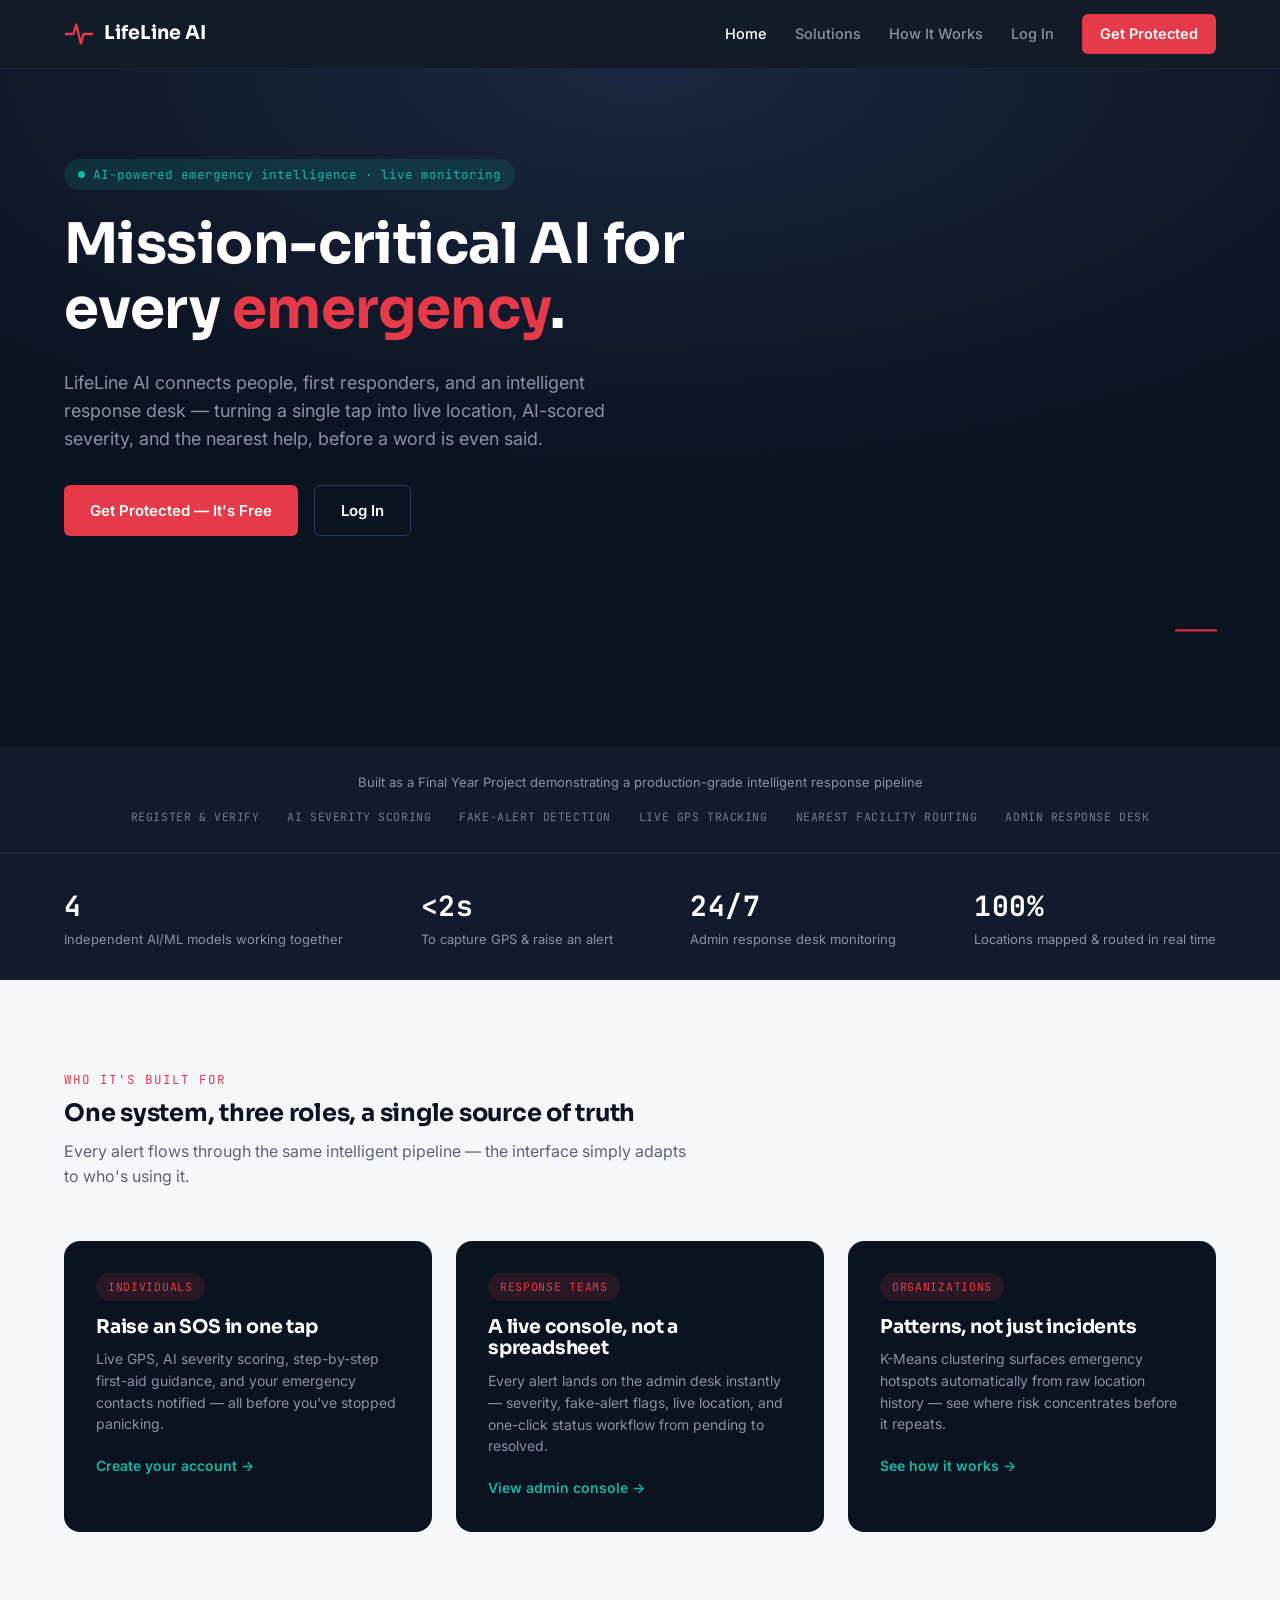
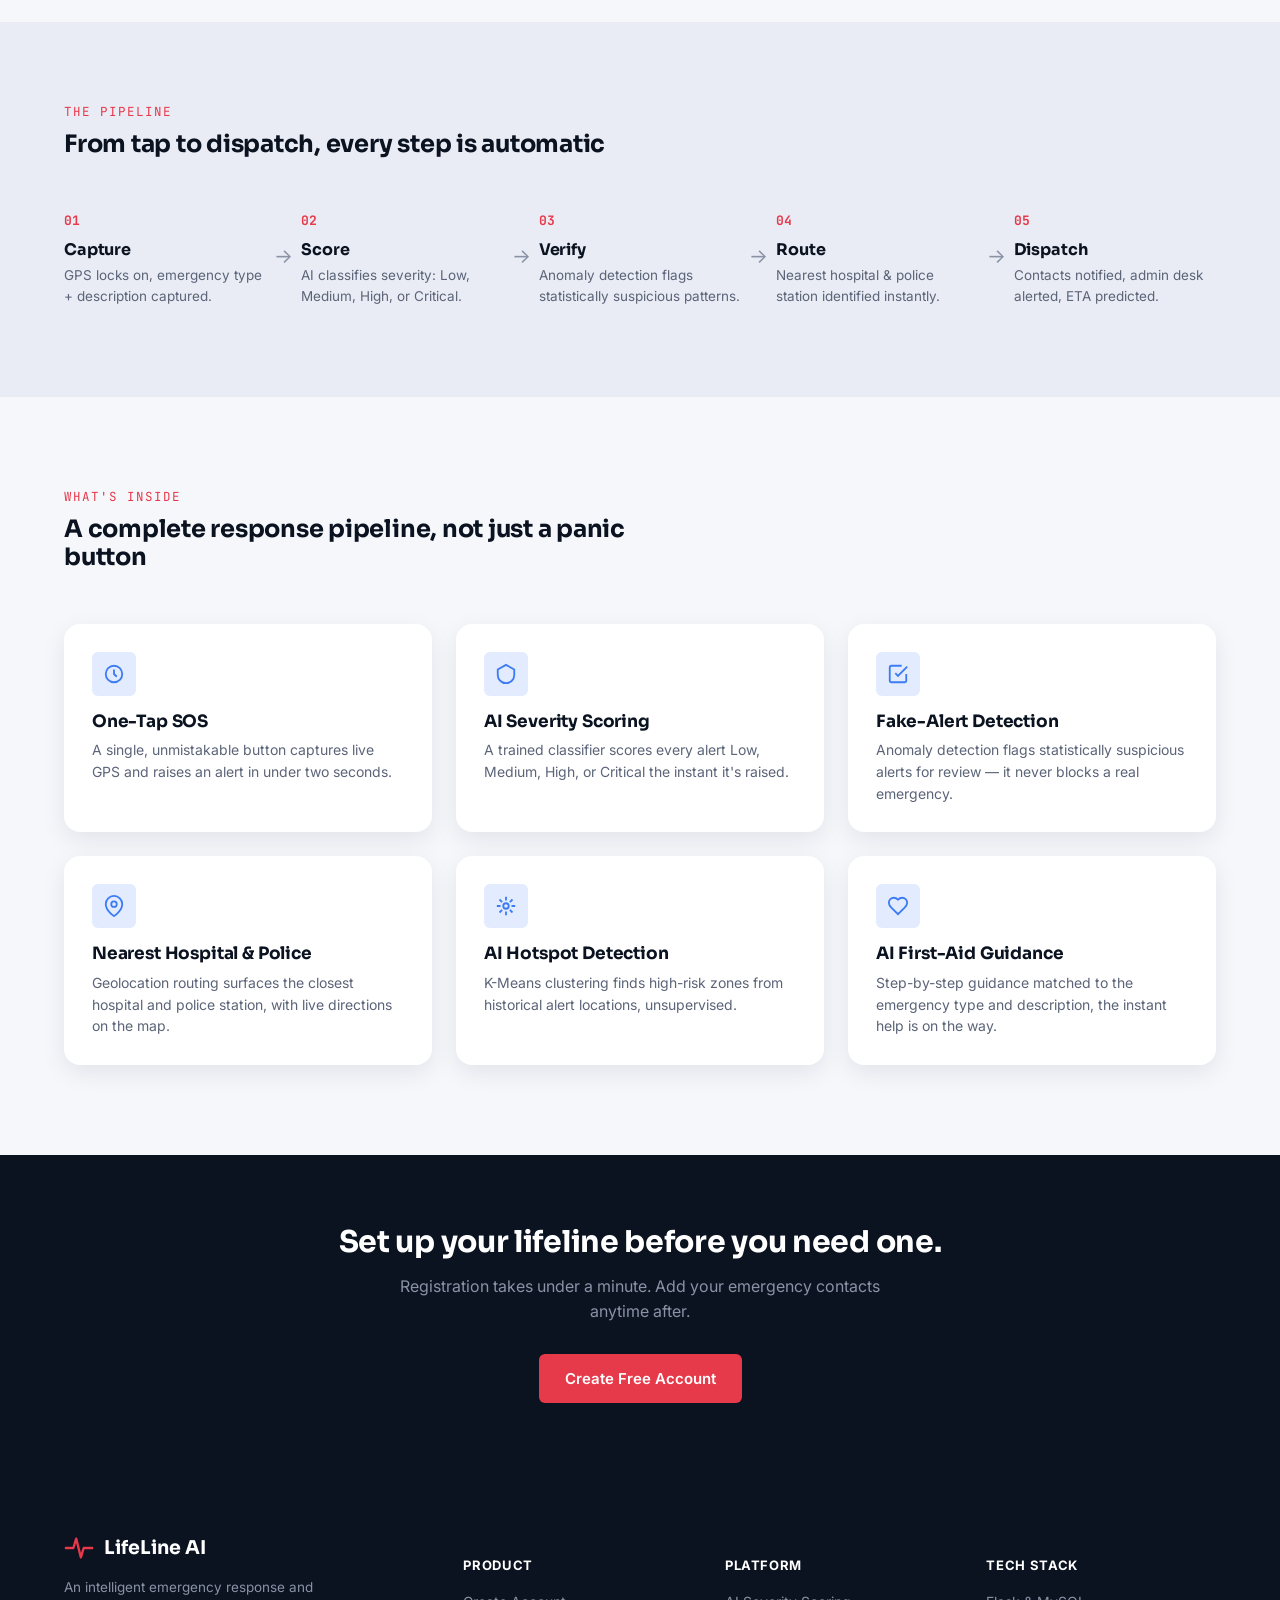
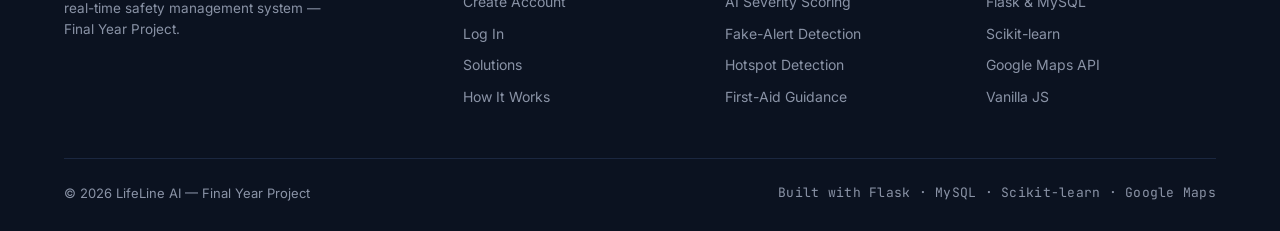
<file: frontend/index.html>
<!DOCTYPE html>
<html lang="en">
<head>
<meta charset="UTF-8" />
<meta name="viewport" content="width=device-width, initial-scale=1.0" />
<title>LifeLine AI — Mission-Critical Intelligence for Emergency Response</title>
<link rel="preconnect" href="https://fonts.googleapis.com">
<link href="https://fonts.googleapis.com/css2?family=Sora:wght@600;700;800&family=Inter:wght@400;500;600;700&family=JetBrains+Mono:wght@400;500;700&display=swap" rel="stylesheet">
<link rel="stylesheet" href="css/style.css" />
</head>
<body>

<nav class="navbar">
  <div class="container">
    <a href="index.html" class="brand">
      <svg class="brand-mark" viewBox="0 0 32 32" xmlns="http://www.w3.org/2000/svg">
        <path class="pulse-line" d="M2 16 H10 L13 6 L18 26 L21 16 H30" fill="none" stroke-width="2.5" stroke-linecap="round" stroke-linejoin="round"/>
      </svg>
      LifeLine AI
    </a>
    <div class="nav-links">
      <a href="index.html" class="active">Home</a>
      <a href="index.html#solutions">Solutions</a>
      <a href="index.html#how-it-works">How It Works</a>
      <a href="login.html">Log In</a>
      <a href="register.html" class="nav-cta">Get Protected</a>
    </div>
  </div>
</nav>

<!-- ================= HERO ================= -->
<header class="hero">
  <div class="container">
    <span class="hero-eyebrow"><span class="dot"></span> AI-powered emergency intelligence &middot; live monitoring</span>
    <h1>Mission-critical AI for<br>every <span>emergency</span>.</h1>
    <p class="lead">LifeLine AI connects people, first responders, and an intelligent response desk — turning a single tap into live location, AI-scored severity, and the nearest help, before a word is even said.</p>
    <div class="hero-actions">
      <a href="register.html" class="btn btn-danger">Get Protected — It's Free</a>
      <a href="login.html" class="btn btn-outline" style="color:#fff;border-color:var(--ink-600);">Log In</a>
    </div>

    <div class="hero-ecg-wrap">
      <svg class="ecg-line" viewBox="0 0 1200 80" preserveAspectRatio="none">
        <path d="M0,40 L140,40 L165,10 L190,70 L215,40 L340,40 L365,20 L390,60 L415,40 L540,40 L565,5 L590,75 L615,40 L740,40 L765,15 L790,65 L815,40 L1200,40" />
      </svg>
    </div>
  </div>
</header>

<!-- ================= TRUSTED-BY STRIP ================= -->
<section class="trust-strip">
  <div class="container">
    <p class="trust-label">Built as a Final Year Project demonstrating a production-grade intelligent response pipeline</p>
    <div class="trust-logos">
      <span>REGISTER &amp; VERIFY</span>
      <span>AI SEVERITY SCORING</span>
      <span>FAKE-ALERT DETECTION</span>
      <span>LIVE GPS TRACKING</span>
      <span>NEAREST FACILITY ROUTING</span>
      <span>ADMIN RESPONSE DESK</span>
    </div>
  </div>
</section>

<!-- ================= STAT COUNTERS ================= -->
<section class="stats-strip">
  <div class="container">
    <div class="stat"><div class="num mono">4</div><div class="label">Independent AI/ML models working together</div></div>
    <div class="stat"><div class="num mono">&lt;2s</div><div class="label">To capture GPS &amp; raise an alert</div></div>
    <div class="stat"><div class="num mono">24/7</div><div class="label">Admin response desk monitoring</div></div>
    <div class="stat"><div class="num mono">100%</div><div class="label">Locations mapped &amp; routed in real time</div></div>
  </div>
</section>

<!-- ================= SOLUTIONS BY AUDIENCE ================= -->
<section class="features-section" id="solutions">
  <div class="container">
    <div class="section-head">
      <span class="section-eyebrow">Who it's built for</span>
      <h2>One system, three roles, a single source of truth</h2>
      <p>Every alert flows through the same intelligent pipeline — the interface simply adapts to who's using it.</p>
    </div>

    <div class="audience-grid">
      <div class="audience-card">
        <div class="audience-tag">Individuals</div>
        <h3>Raise an SOS in one tap</h3>
        <p>Live GPS, AI severity scoring, step-by-step first-aid guidance, and your emergency contacts notified — all before you've stopped panicking.</p>
        <a href="register.html" class="audience-link">Create your account →</a>
      </div>
      <div class="audience-card">
        <div class="audience-tag">Response Teams</div>
        <h3>A live console, not a spreadsheet</h3>
        <p>Every alert lands on the admin desk instantly — severity, fake-alert flags, live location, and one-click status workflow from pending to resolved.</p>
        <a href="login.html" class="audience-link">View admin console →</a>
      </div>
      <div class="audience-card">
        <div class="audience-tag">Organizations</div>
        <h3>Patterns, not just incidents</h3>
        <p>K-Means clustering surfaces emergency hotspots automatically from raw location history — see where risk concentrates before it repeats.</p>
        <a href="#how-it-works" class="audience-link">See how it works →</a>
      </div>
    </div>
  </div>
</section>

<!-- ================= HOW IT WORKS ================= -->
<section class="features-section" id="how-it-works" style="background:var(--paper-dim);padding-top:80px;">
  <div class="container">
    <div class="section-head">
      <span class="section-eyebrow">The pipeline</span>
      <h2>From tap to dispatch, every step is automatic</h2>
    </div>

    <div class="pipeline-row">
      <div class="pipeline-step">
        <div class="pipeline-num">01</div>
        <h4>Capture</h4>
        <p>GPS locks on, emergency type + description captured.</p>
      </div>
      <div class="pipeline-arrow">→</div>
      <div class="pipeline-step">
        <div class="pipeline-num">02</div>
        <h4>Score</h4>
        <p>AI classifies severity: Low, Medium, High, or Critical.</p>
      </div>
      <div class="pipeline-arrow">→</div>
      <div class="pipeline-step">
        <div class="pipeline-num">03</div>
        <h4>Verify</h4>
        <p>Anomaly detection flags statistically suspicious patterns.</p>
      </div>
      <div class="pipeline-arrow">→</div>
      <div class="pipeline-step">
        <div class="pipeline-num">04</div>
        <h4>Route</h4>
        <p>Nearest hospital &amp; police station identified instantly.</p>
      </div>
      <div class="pipeline-arrow">→</div>
      <div class="pipeline-step">
        <div class="pipeline-num">05</div>
        <h4>Dispatch</h4>
        <p>Contacts notified, admin desk alerted, ETA predicted.</p>
      </div>
    </div>
  </div>
</section>

<!-- ================= FEATURE GRID ================= -->
<section class="features-section" id="features">
  <div class="container">
    <div class="section-head">
      <span class="section-eyebrow">What's inside</span>
      <h2>A complete response pipeline, not just a panic button</h2>
    </div>
    <div class="feature-grid">

      <div class="feature-card">
        <div class="feature-icon">
          <svg width="22" height="22" viewBox="0 0 24 24" fill="none" stroke="currentColor" stroke-width="2"><circle cx="12" cy="12" r="9"/><path d="M12 7v5l3 3"/></svg>
        </div>
        <h3>One-Tap SOS</h3>
        <p>A single, unmistakable button captures live GPS and raises an alert in under two seconds.</p>
      </div>

      <div class="feature-card">
        <div class="feature-icon">
          <svg width="22" height="22" viewBox="0 0 24 24" fill="none" stroke="currentColor" stroke-width="2"><path d="M12 2 3 7v6c0 5 4 9 9 9s9-4 9-9V7z"/></svg>
        </div>
        <h3>AI Severity Scoring</h3>
        <p>A trained classifier scores every alert Low, Medium, High, or Critical the instant it's raised.</p>
      </div>

      <div class="feature-card">
        <div class="feature-icon">
          <svg width="22" height="22" viewBox="0 0 24 24" fill="none" stroke="currentColor" stroke-width="2"><path d="M9 11l3 3L22 4"/><path d="M21 12v7a2 2 0 0 1-2 2H5a2 2 0 0 1-2-2V5a2 2 0 0 1 2-2h11"/></svg>
        </div>
        <h3>Fake-Alert Detection</h3>
        <p>Anomaly detection flags statistically suspicious alerts for review — it never blocks a real emergency.</p>
      </div>

      <div class="feature-card">
        <div class="feature-icon">
          <svg width="22" height="22" viewBox="0 0 24 24" fill="none" stroke="currentColor" stroke-width="2"><path d="M21 10c0 7-9 13-9 13S3 17 3 10a9 9 0 0 1 18 0z"/><circle cx="12" cy="10" r="3"/></svg>
        </div>
        <h3>Nearest Hospital &amp; Police</h3>
        <p>Geolocation routing surfaces the closest hospital and police station, with live directions on the map.</p>
      </div>

      <div class="feature-card">
        <div class="feature-icon">
          <svg width="22" height="22" viewBox="0 0 24 24" fill="none" stroke="currentColor" stroke-width="2"><circle cx="12" cy="12" r="3"/><path d="M12 2v4M12 18v4M4.93 4.93l2.83 2.83M16.24 16.24l2.83 2.83M2 12h4M18 12h4M4.93 19.07l2.83-2.83M16.24 7.76l2.83-2.83"/></svg>
        </div>
        <h3>AI Hotspot Detection</h3>
        <p>K-Means clustering finds high-risk zones from historical alert locations, unsupervised.</p>
      </div>

      <div class="feature-card">
        <div class="feature-icon">
          <svg width="22" height="22" viewBox="0 0 24 24" fill="none" stroke="currentColor" stroke-width="2"><path d="M19 14c1.49-1.46 3-3.21 3-5.5A5.5 5.5 0 0 0 16.5 3c-1.76 0-3 .5-4.5 2-1.5-1.5-2.74-2-4.5-2A5.5 5.5 0 0 0 2 8.5c0 2.29 1.51 4.04 3 5.5l7 7Z"/></svg>
        </div>
        <h3>AI First-Aid Guidance</h3>
        <p>Step-by-step guidance matched to the emergency type and description, the instant help is on the way.</p>
      </div>

    </div>
  </div>
</section>

<!-- ================= CTA BAND ================= -->
<section class="cta-band">
  <div class="container">
    <h2>Set up your lifeline before you need one.</h2>
    <p>Registration takes under a minute. Add your emergency contacts anytime after.</p>
    <a href="register.html" class="btn btn-danger">Create Free Account</a>
  </div>
</section>

<!-- ================= FOOTER ================= -->
<footer class="site-footer-rich">
  <div class="container">
    <div class="footer-grid">
      <div class="footer-brand-col">
        <a href="index.html" class="brand" style="color:#fff;">
          <svg class="brand-mark" viewBox="0 0 32 32" xmlns="http://www.w3.org/2000/svg">
            <path class="pulse-line" d="M2 16 H10 L13 6 L18 26 L21 16 H30" fill="none" stroke-width="2.5" stroke-linecap="round" stroke-linejoin="round"/>
          </svg>
          LifeLine AI
        </a>
        <p>An intelligent emergency response and real-time safety management system — Final Year Project.</p>
      </div>
      <div class="footer-col">
        <h5>Product</h5>
        <a href="register.html">Create Account</a>
        <a href="login.html">Log In</a>
        <a href="index.html#solutions">Solutions</a>
        <a href="index.html#how-it-works">How It Works</a>
      </div>
      <div class="footer-col">
        <h5>Platform</h5>
        <a href="index.html#features">AI Severity Scoring</a>
        <a href="index.html#features">Fake-Alert Detection</a>
        <a href="index.html#features">Hotspot Detection</a>
        <a href="index.html#features">First-Aid Guidance</a>
      </div>
      <div class="footer-col">
        <h5>Tech Stack</h5>
        <span>Flask &amp; MySQL</span>
        <span>Scikit-learn</span>
        <span>Google Maps API</span>
        <span>Vanilla JS</span>
      </div>
    </div>
    <div class="footer-bottom">
      <span>&copy; 2026 LifeLine AI — Final Year Project</span>
      <span class="mono">Built with Flask &middot; MySQL &middot; Scikit-learn &middot; Google Maps</span>
    </div>
  </div>
</footer>

<script src="js/config.js"></script>
<script src="js/main.js"></script>
</body>
</html>
</file>
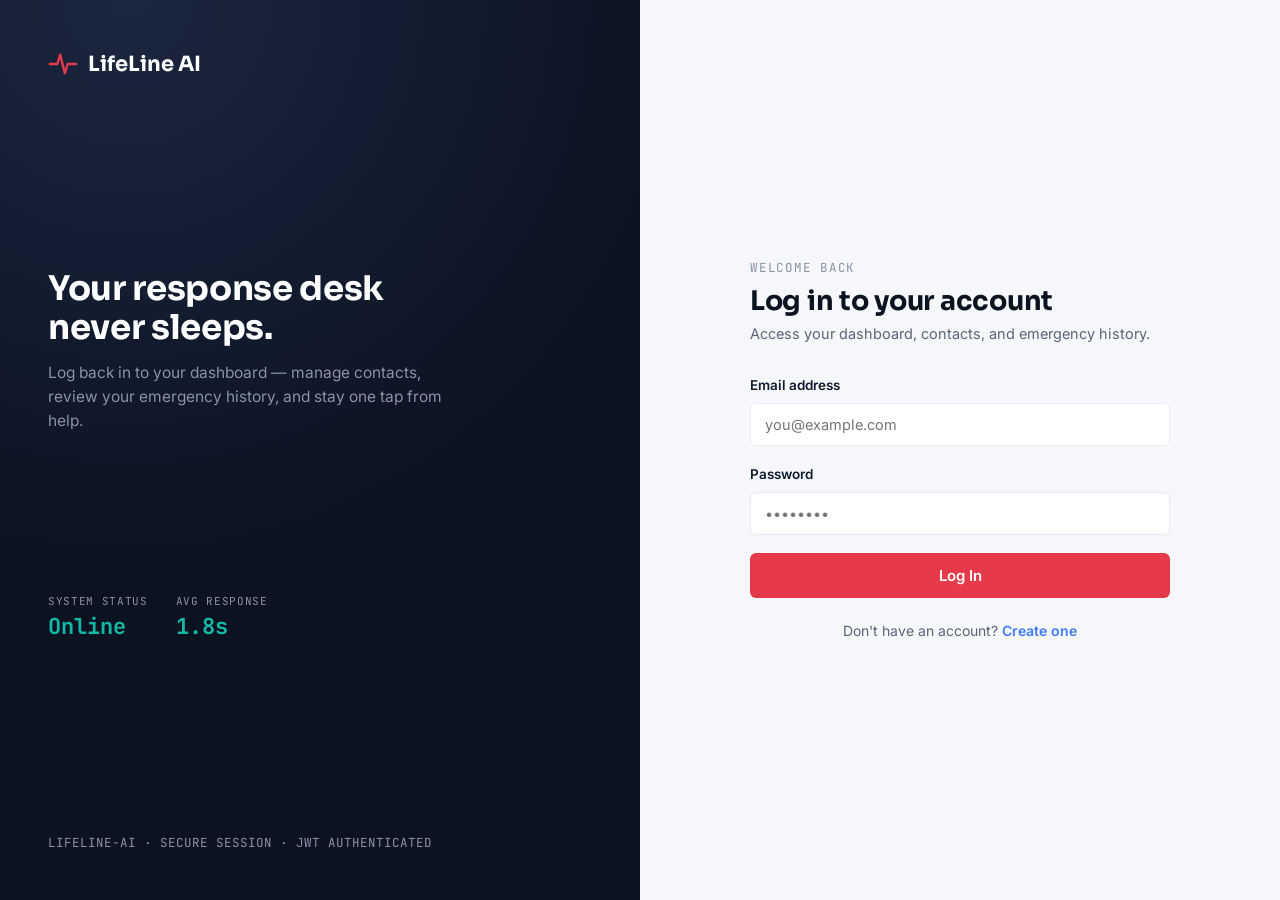
<file: frontend/admin_dashboard.html>
<!DOCTYPE html>
<html lang="en">
<head>
<meta charset="UTF-8" />
<meta name="viewport" content="width=device-width, initial-scale=1.0" />
<title>Admin Dashboard — LifeLine AI</title>
<link rel="preconnect" href="https://fonts.googleapis.com">
<link href="https://fonts.googleapis.com/css2?family=Sora:wght@600;700;800&family=Inter:wght@400;500;600;700&family=JetBrains+Mono:wght@400;500;700&display=swap" rel="stylesheet">
<link rel="stylesheet" href="css/style.css" />
<link rel="stylesheet" href="css/dashboard.css" />
</head>
<body>

<div class="dash-shell">

  <!-- Sidebar -->
  <aside class="dash-sidebar">
    <a href="index.html" class="brand">
      <svg class="brand-mark" viewBox="0 0 32 32" xmlns="http://www.w3.org/2000/svg">
        <path class="pulse-line" d="M2 16 H10 L13 6 L18 26 L21 16 H30" fill="none" stroke-width="2.5" stroke-linecap="round" stroke-linejoin="round"/>
      </svg>
      LifeLine AI
    </a>
    <div style="margin:-14px 0 18px 10px;font-size:11px;font-family:var(--font-mono);color:var(--accent-red);text-transform:uppercase;letter-spacing:0.06em;">Admin Console</div>

    <nav class="dash-nav">
      <button class="dash-nav-item active" data-panel="overview">
        <svg viewBox="0 0 24 24" fill="none" stroke="currentColor" stroke-width="2"><rect x="3" y="3" width="7" height="9"/><rect x="14" y="3" width="7" height="5"/><rect x="14" y="12" width="7" height="9"/><rect x="3" y="16" width="7" height="5"/></svg>
        Overview
      </button>
      <button class="dash-nav-item" data-panel="emergencies">
        <svg viewBox="0 0 24 24" fill="none" stroke="currentColor" stroke-width="2"><path d="M10.29 3.86 1.82 18a2 2 0 0 0 1.71 3h16.94a2 2 0 0 0 1.71-3L13.71 3.86a2 2 0 0 0-3.42 0z"/><path d="M12 9v4M12 17h.01"/></svg>
        Live Emergencies
      </button>
      <button class="dash-nav-item" data-panel="users">
        <svg viewBox="0 0 24 24" fill="none" stroke="currentColor" stroke-width="2"><path d="M17 21v-2a4 4 0 0 0-4-4H5a4 4 0 0 0-4 4v2"/><circle cx="9" cy="7" r="4"/><path d="M23 21v-2a4 4 0 0 0-3-3.87"/><path d="M16 3.13a4 4 0 0 1 0 7.75"/></svg>
        Users
      </button>
      <button class="dash-nav-item" data-panel="facilities">
        <svg viewBox="0 0 24 24" fill="none" stroke="currentColor" stroke-width="2"><path d="M21 10c0 7-9 13-9 13S3 17 3 10a9 9 0 0 1 18 0z"/><circle cx="12" cy="10" r="3"/></svg>
        Facilities
      </button>
      <button class="dash-nav-item" data-panel="hotspots">
        <svg viewBox="0 0 24 24" fill="none" stroke="currentColor" stroke-width="2"><circle cx="12" cy="12" r="3"/><path d="M12 2v4M12 18v4M4.93 4.93l2.83 2.83M16.24 16.24l2.83 2.83M2 12h4M18 12h4M4.93 19.07l2.83-2.83M16.24 7.76l2.83-2.83"/></svg>
        AI Hotspot Map
      </button>
      <button class="dash-nav-item" data-panel="logs">
        <svg viewBox="0 0 24 24" fill="none" stroke="currentColor" stroke-width="2"><rect x="3" y="4" width="18" height="18" rx="2"/><path d="M3 10h18"/><path d="M8 2v4M16 2v4"/></svg>
        Audit Log
      </button>
    </nav>

    <div class="dash-sidebar-footer">
      <div class="dash-user-chip">
        <div class="dash-user-avatar" id="sidebar-avatar">--</div>
        <div>
          <div class="dash-user-name" id="sidebar-name">Loading...</div>
          <div class="dash-user-role" id="sidebar-role">admin</div>
        </div>
      </div>
      <button class="dash-logout-btn" id="logout-btn">Log Out</button>
    </div>
  </aside>

  <!-- Main content -->
  <main class="dash-main" style="max-width:1200px;">

    <!-- OVERVIEW -->
    <section class="dash-panel active" id="panel-overview">
      <div class="dash-topbar">
        <div>
          <h1>Response Desk Overview</h1>
          <p>Live counts across every emergency raised on the platform.</p>
        </div>
      </div>

      <div class="stat-cards">
        <div class="stat-card">
          <div class="stat-icon" style="background:var(--accent-amber-dim);color:#B67614;">
            <svg width="18" height="18" viewBox="0 0 24 24" fill="none" stroke="currentColor" stroke-width="2"><circle cx="12" cy="12" r="9"/><path d="M12 7v5l3 3"/></svg>
          </div>
          <div class="stat-value" id="stat-active">0</div>
          <div class="stat-label">Active Emergencies</div>
        </div>
        <div class="stat-card">
          <div class="stat-icon" style="background:var(--accent-teal-dim);color:#0A8A7C;">
            <svg width="18" height="18" viewBox="0 0 24 24" fill="none" stroke="currentColor" stroke-width="2"><path d="M9 11l3 3L22 4"/><path d="M21 12v7a2 2 0 0 1-2 2H5a2 2 0 0 1-2-2V5a2 2 0 0 1 2-2h11"/></svg>
          </div>
          <div class="stat-value" id="stat-resolved">0</div>
          <div class="stat-label">Resolved</div>
        </div>
        <div class="stat-card">
          <div class="stat-icon" style="background:var(--accent-red-dim);color:var(--accent-red);">
            <svg width="18" height="18" viewBox="0 0 24 24" fill="none" stroke="currentColor" stroke-width="2"><path d="M9 11l3 3L22 4"/><path d="M21 12v7a2 2 0 0 1-2 2H5a2 2 0 0 1-2-2V5a2 2 0 0 1 2-2h11"/></svg>
          </div>
          <div class="stat-value" id="stat-fake">0</div>
          <div class="stat-label">Flagged as Suspicious</div>
        </div>
        <div class="stat-card">
          <div class="stat-icon" style="background:var(--accent-blue-dim);color:var(--accent-blue);">
            <svg width="18" height="18" viewBox="0 0 24 24" fill="none" stroke="currentColor" stroke-width="2"><path d="M17 21v-2a4 4 0 0 0-4-4H5a4 4 0 0 0-4 4v2"/><circle cx="9" cy="7" r="4"/></svg>
          </div>
          <div class="stat-value" id="stat-users">0</div>
          <div class="stat-label">Registered Users</div>
        </div>
      </div>

      <div style="display:grid;grid-template-columns:1fr 1fr;gap:20px;">
        <div class="section-card">
          <div class="section-card-head"><h3>By Severity</h3></div>
          <div id="severity-breakdown"></div>
        </div>
        <div class="section-card">
          <div class="section-card-head"><h3>By Type</h3></div>
          <div id="type-breakdown"></div>
        </div>
      </div>
    </section>

    <!-- EMERGENCIES -->
    <section class="dash-panel" id="panel-emergencies">
      <div class="dash-topbar">
        <div>
          <h1>Live Emergencies</h1>
          <p>Every alert raised, with AI severity and fake-alert flags.</p>
        </div>
      </div>

      <div class="section-card">
        <div style="display:flex;gap:10px;margin-bottom:18px;flex-wrap:wrap;">
          <select id="filter-status" class="filter-select">
            <option value="">All Statuses</option>
            <option value="pending">Pending</option>
            <option value="acknowledged">Acknowledged</option>
            <option value="in_progress">In Progress</option>
            <option value="resolved">Resolved</option>
            <option value="cancelled">Cancelled</option>
          </select>
          <select id="filter-severity" class="filter-select">
            <option value="">All Severities</option>
            <option value="Low">Low</option>
            <option value="Medium">Medium</option>
            <option value="High">High</option>
            <option value="Critical">Critical</option>
          </select>
          <label style="display:flex;align-items:center;gap:8px;font-size:13.5px;color:var(--slate-600);">
            <input type="checkbox" id="filter-fake-only" /> Suspicious only
          </label>
        </div>

        <table class="data-table">
          <thead>
            <tr><th>ID</th><th>User</th><th>Type</th><th>Severity</th><th>Status</th><th>Raised</th><th></th></tr>
          </thead>
          <tbody id="emergencies-tbody"></tbody>
        </table>
        <div class="empty-state" id="emergencies-empty" style="display:none;">No emergencies match this filter.</div>
      </div>
    </section>

    <!-- USERS -->
    <section class="dash-panel" id="panel-users">
      <div class="dash-topbar">
        <div>
          <h1>Registered Users</h1>
          <p>Activate or deactivate accounts as needed.</p>
        </div>
      </div>
      <div class="section-card">
        <table class="data-table">
          <thead><tr><th>Name</th><th>Email</th><th>Phone</th><th>Role</th><th>Status</th><th></th></tr></thead>
          <tbody id="users-tbody"></tbody>
        </table>
      </div>
    </section>

    <!-- FACILITIES -->
    <section class="dash-panel" id="panel-facilities">
      <div class="dash-topbar">
        <div>
          <h1>Facility Directory</h1>
          <p>Hospitals and police stations used for nearest-facility recommendations.</p>
        </div>
      </div>

      <div class="section-card">
        <div class="section-card-head">
          <h3>Hospitals</h3>
          <button class="btn btn-primary" id="open-add-hospital" style="padding:8px 16px;font-size:13.5px;">+ Add Hospital</button>
        </div>
        <table class="data-table">
          <thead><tr><th>Name</th><th>Address</th><th>Phone</th><th></th></tr></thead>
          <tbody id="hospitals-tbody"></tbody>
        </table>
      </div>

      <div class="section-card">
        <div class="section-card-head">
          <h3>Police Stations</h3>
          <button class="btn btn-primary" id="open-add-police" style="padding:8px 16px;font-size:13.5px;">+ Add Station</button>
        </div>
        <table class="data-table">
          <thead><tr><th>Name</th><th>Address</th><th>Phone</th><th></th></tr></thead>
          <tbody id="police-tbody"></tbody>
        </table>
      </div>
    </section>

    <!-- HOTSPOTS -->
    <section class="dash-panel" id="panel-hotspots">
      <div class="dash-topbar">
        <div>
          <h1>AI Emergency Hotspot Detection</h1>
          <p>Unsupervised clustering (K-Means) of past emergency locations — automatically finds high-risk zones from raw GPS data, without being told where they are.</p>
        </div>
      </div>

      <div class="section-card" id="hotspots-container">
        <div class="empty-state" id="hotspots-loading">Analyzing emergency location clusters...</div>
      </div>

      <div class="section-card">
        <div class="section-card-head"><h3>Live Heatmap</h3></div>
        <div style="display:flex;gap:10px;margin-bottom:16px;flex-wrap:wrap;">
          <select id="heatmap-type-filter" class="filter-select">
            <option value="all">All Types</option>
            <option value="medical">Medical</option>
            <option value="fire">Fire</option>
            <option value="accident">Accident</option>
            <option value="crime">Crime</option>
            <option value="other">Other</option>
          </select>
          <select id="heatmap-range-filter" class="filter-select">
            <option value="today">Today</option>
            <option value="7days">Last 7 Days</option>
            <option value="30days">Last 30 Days</option>
            <option value="all" selected>All Time</option>
          </select>
          <span id="heatmap-point-count" style="align-self:center;font-size:13px;color:var(--slate-400);"></span>
        </div>
        <div id="hotspot-heatmap" style="width:100%;height:360px;border-radius:var(--radius-lg);overflow:hidden;background:var(--paper-dim);"></div>
      </div>
    </section>

    <!-- LOGS -->
    <section class="dash-panel" id="panel-logs">
      <div class="dash-topbar">
        <div>
          <h1>Admin Audit Log</h1>
          <p>Every administrative action taken on the platform.</p>
        </div>
      </div>
      <div class="section-card">
        <table class="data-table">
          <thead><tr><th>Admin</th><th>Action</th><th>Target</th><th>When</th></tr></thead>
          <tbody id="logs-tbody"></tbody>
        </table>
      </div>
    </section>

  </main>
</div>

<!-- Emergency Detail Modal (with emergency contacts) -->
<div class="modal-overlay" id="emergency-detail-modal">
  <div class="modal-box" style="max-width:520px;">
    <h3>Emergency Details</h3>
    <div id="emergency-detail-content" style="font-size:14px;"></div>
    <div class="modal-actions">
      <button type="button" class="btn btn-outline btn-block" id="close-emergency-detail">Close</button>
    </div>
  </div>
</div>

<style>
.detail-row { display:flex; justify-content:space-between; padding:8px 0; border-bottom:1px solid var(--paper-dim); font-size:13.5px; }
.detail-row:last-child { border-bottom:none; }
.detail-label { color:var(--slate-400); }
.contact-chip { display:flex; justify-content:space-between; align-items:center; padding:10px 12px; background:var(--paper); border-radius:var(--radius-sm); margin-bottom:8px; }
.contact-chip a { color:var(--accent-blue); font-weight:600; }
</style>

<!-- Add Hospital Modal -->
<div class="modal-overlay" id="hospital-modal">
  <div class="modal-box">
    <h3>Add Hospital</h3>
    <form id="hospital-form">
      <div class="field"><label>Name</label><input type="text" id="hospital-name" required /></div>
      <div class="input-row">
        <div class="field"><label>Latitude</label><input type="number" step="any" id="hospital-lat" required /></div>
        <div class="field"><label>Longitude</label><input type="number" step="any" id="hospital-lng" required /></div>
      </div>
      <div class="field"><label>Phone</label><input type="tel" id="hospital-phone" /></div>
      <div class="field"><label>Address</label><input type="text" id="hospital-address" /></div>
      <div class="modal-actions">
        <button type="button" class="btn btn-outline" id="cancel-hospital-modal">Cancel</button>
        <button type="submit" class="btn btn-primary">Save</button>
      </div>
    </form>
  </div>
</div>

<!-- Add Police Station Modal -->
<div class="modal-overlay" id="police-modal">
  <div class="modal-box">
    <h3>Add Police Station</h3>
    <form id="police-form">
      <div class="field"><label>Name</label><input type="text" id="police-name" required /></div>
      <div class="input-row">
        <div class="field"><label>Latitude</label><input type="number" step="any" id="police-lat" required /></div>
        <div class="field"><label>Longitude</label><input type="number" step="any" id="police-lng" required /></div>
      </div>
      <div class="field"><label>Phone</label><input type="tel" id="police-phone" /></div>
      <div class="field"><label>Address</label><input type="text" id="police-address" /></div>
      <div class="modal-actions">
        <button type="button" class="btn btn-outline" id="cancel-police-modal">Cancel</button>
        <button type="submit" class="btn btn-primary">Save</button>
      </div>
    </form>
  </div>
</div>

<style>
.filter-select {
  padding: 9px 14px; border-radius: var(--radius-sm); border: 1.5px solid var(--paper-dim);
  font-size: 13.5px; background: var(--white); color: var(--ink-900);
}
.breakdown-row { display:flex; justify-content:space-between; align-items:center; padding:9px 0; border-bottom:1px solid var(--paper-dim); font-size:14px; }
.breakdown-row:last-child { border-bottom:none; }
.breakdown-bar { height:6px; border-radius:3px; background:var(--paper-dim); flex:1; margin:0 14px; overflow:hidden; }
.breakdown-bar-fill { height:100%; border-radius:3px; }
</style>

<script src="js/config.js"></script>
<script src="js/main.js"></script>
<script src="js/map.js"></script>
<script src="js/admin.js"></script>
</body>
</html>
</file>
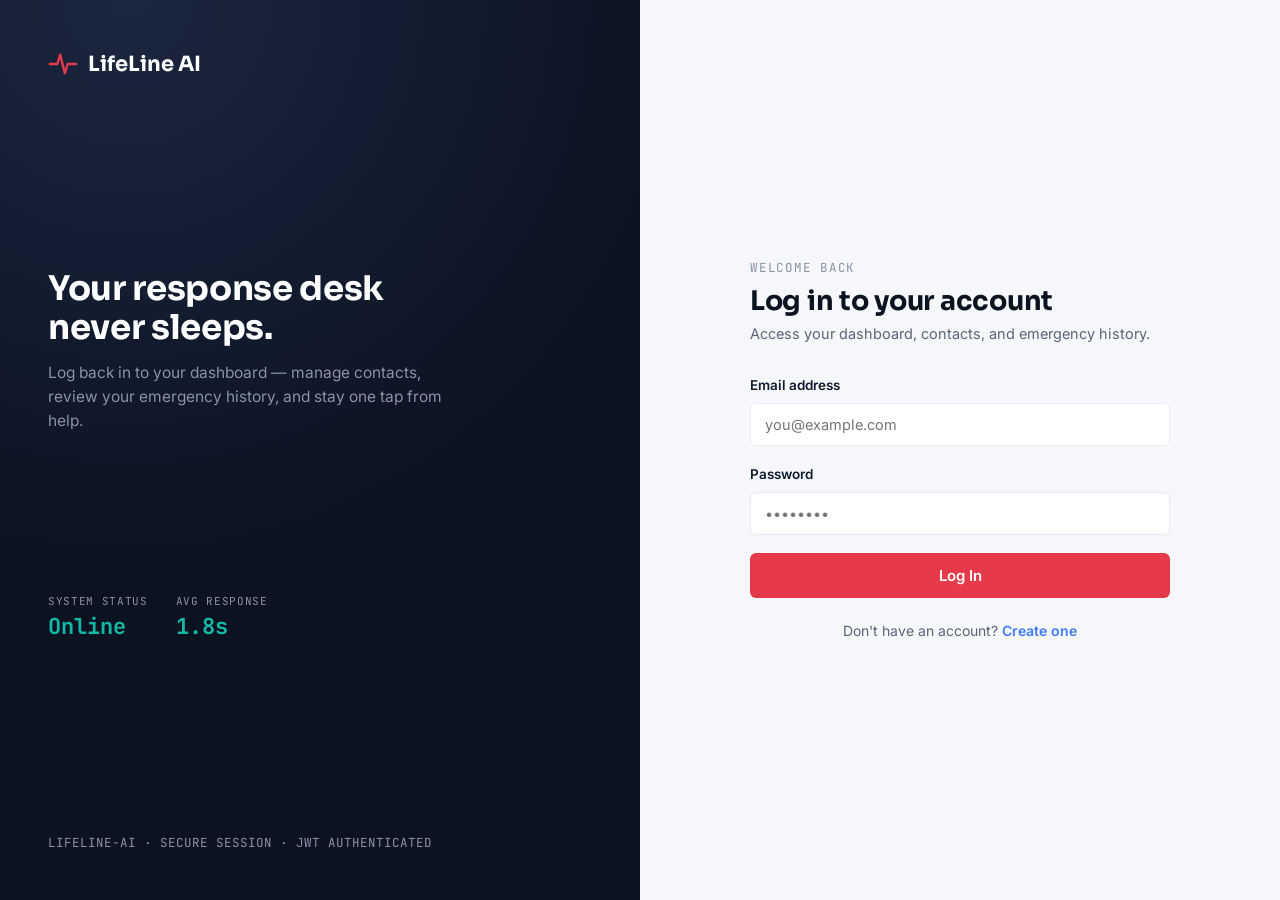
<file: frontend/login.html>
<!DOCTYPE html>
<html lang="en">
<head>
<meta charset="UTF-8" />
<meta name="viewport" content="width=device-width, initial-scale=1.0" />
<title>Log In — LifeLine AI</title>
<link rel="preconnect" href="https://fonts.googleapis.com">
<link href="https://fonts.googleapis.com/css2?family=Sora:wght@600;700;800&family=Inter:wght@400;500;600;700&family=JetBrains+Mono:wght@400;500;700&display=swap" rel="stylesheet">
<link rel="stylesheet" href="css/style.css" />
<link rel="stylesheet" href="css/auth.css" />
</head>
<body>

<div class="auth-shell">

  <!-- Left: brand panel -->
  <div class="auth-brand-panel">
    <a href="index.html" class="brand">
      <svg class="brand-mark" viewBox="0 0 32 32" xmlns="http://www.w3.org/2000/svg">
        <path class="pulse-line" d="M2 16 H10 L13 6 L18 26 L21 16 H30" fill="none" stroke-width="2.5" stroke-linecap="round" stroke-linejoin="round"/>
      </svg>
      LifeLine AI
    </a>

    <div>
      <div class="auth-brand-copy">
        <h2>Your response desk never sleeps.</h2>
        <p>Log back in to your dashboard — manage contacts, review your emergency history, and stay one tap from help.</p>
      </div>

      <svg class="ecg-line" viewBox="0 0 500 60" preserveAspectRatio="none" style="margin-top:36px;">
        <path d="M0,30 L60,30 L70,10 L82,50 L94,30 L160,30 L170,15 L182,45 L194,30 L260,30 L270,5 L282,55 L294,30 L500,30" />
      </svg>

      <div class="auth-vitals">
        <div class="vital">
          <div class="v-label">System Status</div>
          <div class="v-value">Online</div>
        </div>
        <div class="vital">
          <div class="v-label">Avg Response</div>
          <div class="v-value">1.8s</div>
        </div>
      </div>
    </div>

    <div class="auth-brand-footer">LIFELINE-AI &middot; SECURE SESSION &middot; JWT AUTHENTICATED</div>
  </div>

  <!-- Right: form panel -->
  <div class="auth-form-panel">
    <div class="auth-form-card">
      <span class="form-eyebrow">Welcome back</span>
      <h1>Log in to your account</h1>
      <p class="subtitle">Access your dashboard, contacts, and emergency history.</p>

      <div class="form-alert" id="form-alert"></div>

      <form id="login-form" novalidate>
        <div class="field">
          <label for="email">Email address</label>
          <input type="email" id="email" name="email" placeholder="you@example.com" required />
        </div>
        <div class="field">
          <label for="password">Password</label>
          <input type="password" id="password" name="password" placeholder="••••••••" required />
        </div>
        <button type="submit" class="btn btn-danger btn-block">Log In</button>
      </form>

      <div class="auth-switch">
        Don't have an account? <a href="register.html">Create one</a>
      </div>
    </div>
  </div>

</div>

<script src="js/config.js"></script>
<script src="js/main.js"></script>
<script src="js/auth.js"></script>
</body>
</html>
</file>
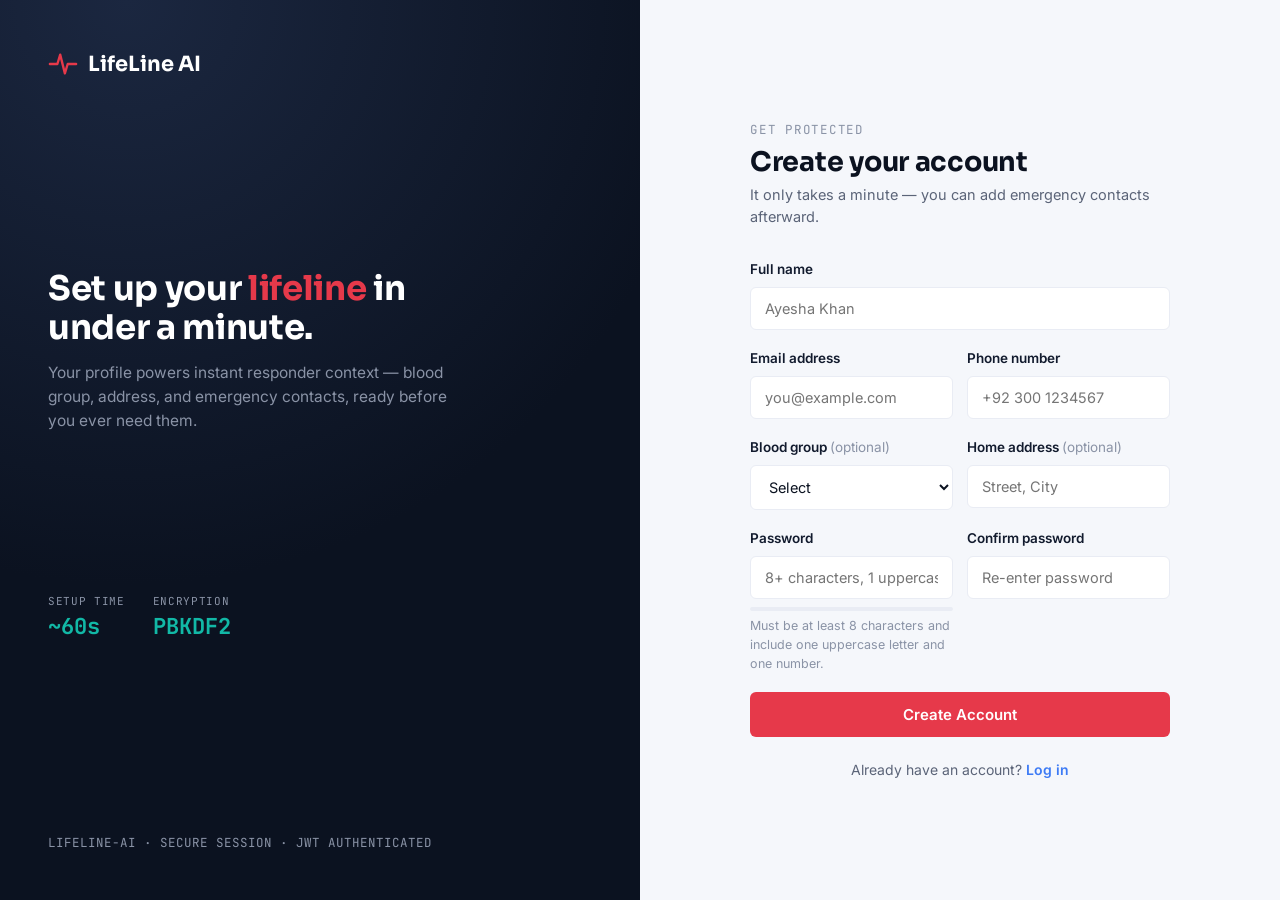
<file: frontend/register.html>
<!DOCTYPE html>
<html lang="en">
<head>
<meta charset="UTF-8" />
<meta name="viewport" content="width=device-width, initial-scale=1.0" />
<title>Create Account — LifeLine AI</title>
<link rel="preconnect" href="https://fonts.googleapis.com">
<link href="https://fonts.googleapis.com/css2?family=Sora:wght@600;700;800&family=Inter:wght@400;500;600;700&family=JetBrains+Mono:wght@400;500;700&display=swap" rel="stylesheet">
<link rel="stylesheet" href="css/style.css" />
<link rel="stylesheet" href="css/auth.css" />
</head>
<body>

<div class="auth-shell">

  <!-- Left: brand panel -->
  <div class="auth-brand-panel">
    <a href="index.html" class="brand">
      <svg class="brand-mark" viewBox="0 0 32 32" xmlns="http://www.w3.org/2000/svg">
        <path class="pulse-line" d="M2 16 H10 L13 6 L18 26 L21 16 H30" fill="none" stroke-width="2.5" stroke-linecap="round" stroke-linejoin="round"/>
      </svg>
      LifeLine AI
    </a>

    <div>
      <div class="auth-brand-copy">
        <h2>Set up your <span class="highlight">lifeline</span> in under a minute.</h2>
        <p>Your profile powers instant responder context — blood group, address, and emergency contacts, ready before you ever need them.</p>
      </div>

      <svg class="ecg-line" viewBox="0 0 500 60" preserveAspectRatio="none" style="margin-top:36px;">
        <path d="M0,30 L60,30 L70,10 L82,50 L94,30 L160,30 L170,15 L182,45 L194,30 L260,30 L270,5 L282,55 L294,30 L500,30" />
      </svg>

      <div class="auth-vitals">
        <div class="vital">
          <div class="v-label">Setup Time</div>
          <div class="v-value">~60s</div>
        </div>
        <div class="vital">
          <div class="v-label">Encryption</div>
          <div class="v-value">PBKDF2</div>
        </div>
      </div>
    </div>

    <div class="auth-brand-footer">LIFELINE-AI &middot; SECURE SESSION &middot; JWT AUTHENTICATED</div>
  </div>

  <!-- Right: form panel -->
  <div class="auth-form-panel">
    <div class="auth-form-card">
      <span class="form-eyebrow">Get protected</span>
      <h1>Create your account</h1>
      <p class="subtitle">It only takes a minute — you can add emergency contacts afterward.</p>

      <div class="form-alert" id="form-alert"></div>

      <form id="register-form" novalidate>
        <div class="field">
          <label for="full_name">Full name</label>
          <input type="text" id="full_name" name="full_name" placeholder="Ayesha Khan" required />
        </div>

        <div class="input-row">
          <div class="field">
            <label for="email">Email address</label>
            <input type="email" id="email" name="email" placeholder="you@example.com" required />
          </div>
          <div class="field">
            <label for="phone">Phone number</label>
            <input type="tel" id="phone" name="phone" placeholder="+92 300 1234567" required />
          </div>
        </div>

        <div class="input-row">
          <div class="field">
            <label for="blood_group">Blood group <span style="font-weight:400;color:var(--slate-400)">(optional)</span></label>
            <select id="blood_group" name="blood_group">
              <option value="">Select</option>
              <option>A+</option><option>A-</option>
              <option>B+</option><option>B-</option>
              <option>AB+</option><option>AB-</option>
              <option>O+</option><option>O-</option>
            </select>
          </div>
          <div class="field">
            <label for="home_address">Home address <span style="font-weight:400;color:var(--slate-400)">(optional)</span></label>
            <input type="text" id="home_address" name="home_address" placeholder="Street, City" />
          </div>
        </div>

        <div class="input-row">
          <div class="field">
            <label for="password">Password</label>
            <input type="password" id="password" name="password" placeholder="8+ characters, 1 uppercase, 1 number" required />
            <div class="password-strength"><div class="password-strength-bar" id="password-strength-bar"></div></div>
            <div class="hint">Must be at least 8 characters and include one uppercase letter and one number.</div>
          </div>
          <div class="field">
            <label for="confirm_password">Confirm password</label>
            <input type="password" id="confirm_password" name="confirm_password" placeholder="Re-enter password" required />
          </div>
        </div>

        <button type="submit" class="btn btn-danger btn-block">Create Account</button>
      </form>

      <div class="auth-switch">
        Already have an account? <a href="login.html">Log in</a>
      </div>
    </div>
  </div>

</div>

<script src="js/config.js"></script>
<script src="js/main.js"></script>
<script src="js/auth.js"></script>
</body>
</html>
</file>
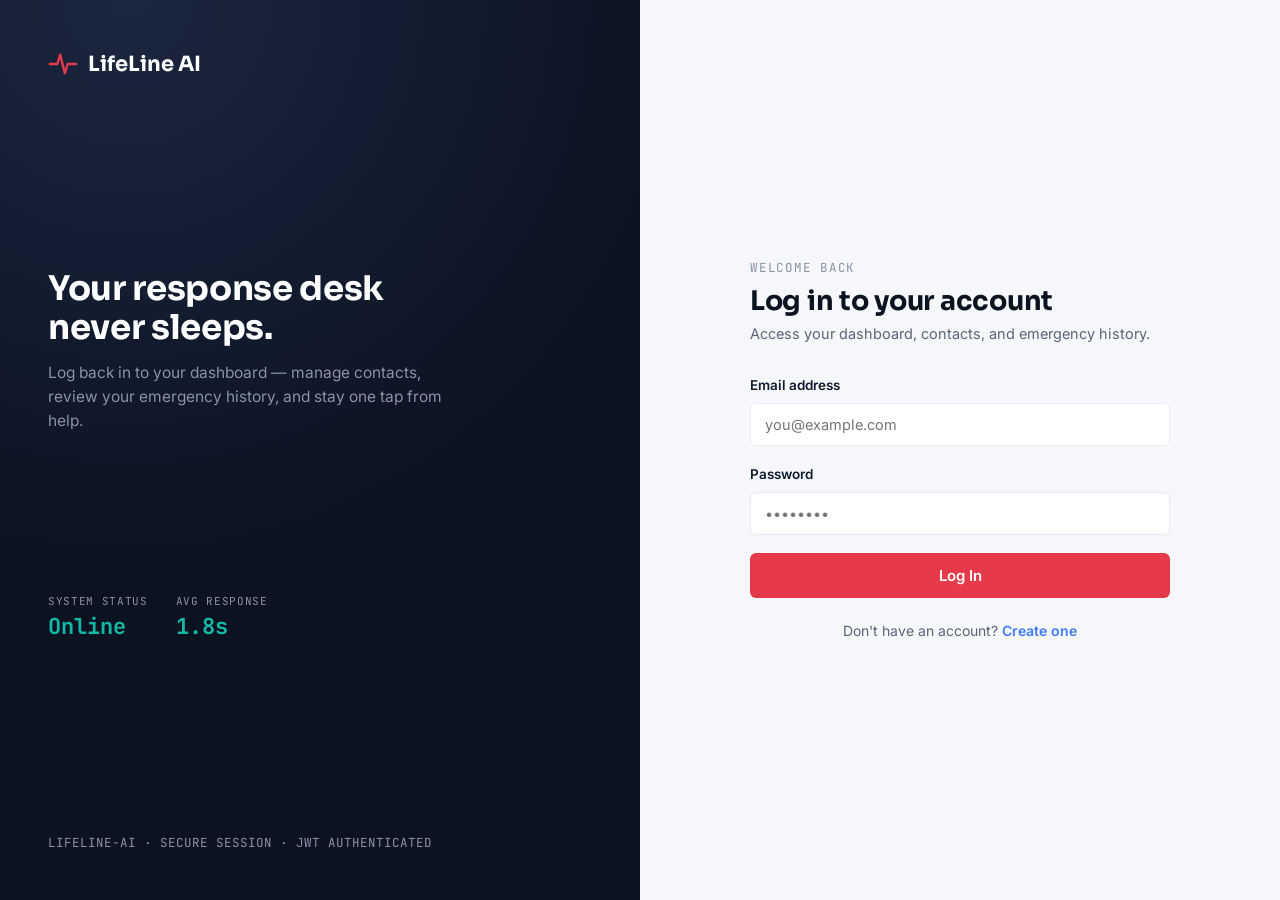
<file: frontend/sos.html>
<!DOCTYPE html>
<html lang="en">
<head>
<meta charset="UTF-8" />
<meta name="viewport" content="width=device-width, initial-scale=1.0" />
<title>Raise SOS — LifeLine AI</title>
<link rel="preconnect" href="https://fonts.googleapis.com">
<link href="https://fonts.googleapis.com/css2?family=Sora:wght@600;700;800&family=Inter:wght@400;500;600;700&family=JetBrains+Mono:wght@400;500;700&display=swap" rel="stylesheet">
<link rel="stylesheet" href="css/style.css" />
<link rel="stylesheet" href="css/sos.css" />
<link rel="stylesheet" href="css/fakecall.css" />
</head>
<body class="sos-page">

<div class="sos-topbar">
  <a href="user_dashboard.html" class="back-link">
    <svg width="16" height="16" viewBox="0 0 24 24" fill="none" stroke="currentColor" stroke-width="2"><path d="M19 12H5"/><path d="M12 19l-7-7 7-7"/></svg>
    Back to Dashboard
  </a>
  <span class="brand" style="font-size:16px;">
    <svg class="brand-mark" width="22" height="22" viewBox="0 0 32 32" xmlns="http://www.w3.org/2000/svg">
      <path class="pulse-line" d="M2 16 H10 L13 6 L18 26 L21 16 H30" fill="none" stroke-width="2.5" stroke-linecap="round" stroke-linejoin="round"/>
    </svg>
    LifeLine AI
  </span>
</div>

<div class="sos-center">

  <!-- Pre-trigger setup -->
  <div id="sos-setup">
    <h1>Raise an Emergency SOS</h1>
    <p class="sub">Select what's happening, then press and hold — one tap shares your live location instantly.</p>

    <div class="type-chip-row">
      <button class="type-chip selected" data-type="medical">Medical</button>
      <button class="type-chip" data-type="fire">Fire</button>
      <button class="type-chip" data-type="accident">Accident</button>
      <button class="type-chip" data-type="crime">Crime</button>
      <button class="type-chip" data-type="other">Other</button>
    </div>

    <textarea id="sos-description" placeholder="Optional: briefly describe what's happening (e.g. 'car accident, someone injured')"></textarea>

    <div class="sos-button-wrap">
      <div class="sos-ripple r1"></div>
      <div class="sos-ripple r2"></div>
      <div class="sos-ripple r3"></div>
      <button id="sos-button">
        <svg width="34" height="34" viewBox="0 0 24 24" fill="none" stroke="currentColor" stroke-width="2"><path d="M12 9v4M12 17h.01"/><path d="M10.29 3.86 1.82 18a2 2 0 0 0 1.71 3h16.94a2 2 0 0 0 1.71-3L13.71 3.86a2 2 0 0 0-3.42 0z"/></svg>
        <span class="sos-label">SOS</span>
        <span class="sos-sub">Tap to alert</span>
      </button>
    </div>

    <div class="gps-status">
      <span class="gps-dot" id="gps-dot"></span>
      <span id="gps-status-text">Waiting for location permission...</span>
    </div>
  </div>

  <!-- Post-trigger result -->
  <div id="sos-result">
    <div class="result-header">
      <div class="status-icon">
        <svg width="28" height="28" viewBox="0 0 24 24" fill="none" stroke="currentColor" stroke-width="2"><path d="M9 11l3 3L22 4"/><path d="M21 12v7a2 2 0 0 1-2 2H5a2 2 0 0 1-2-2V5a2 2 0 0 1 2-2h11"/></svg>
      </div>
      <h2>Help is on the way</h2>
      <p>Your location and severity assessment have been dispatched.</p>
    </div>

    <div class="result-badges" id="result-badges"></div>
    <div class="fake-alert-notice" id="fake-alert-notice"></div>

    <div class="first-aid-box" id="first-aid-guidance"></div>

    <div id="sos-map"></div>

    <div class="facility-cards">
      <div class="facility-card" id="hospital-card"></div>
      <div class="facility-card" id="police-card"></div>
    </div>

    <div class="result-actions">
      <a href="user_dashboard.html" class="btn btn-outline" style="color:#fff;border-color:var(--ink-600);">Return to Dashboard</a>
    </div>
  </div>

</div>

<script src="js/config.js"></script>
<script src="js/main.js"></script>
<script src="js/map.js"></script>
<script src="js/sos.js"></script>
<script src="js/fakecall.js"></script>
</body>
</html>
</file>
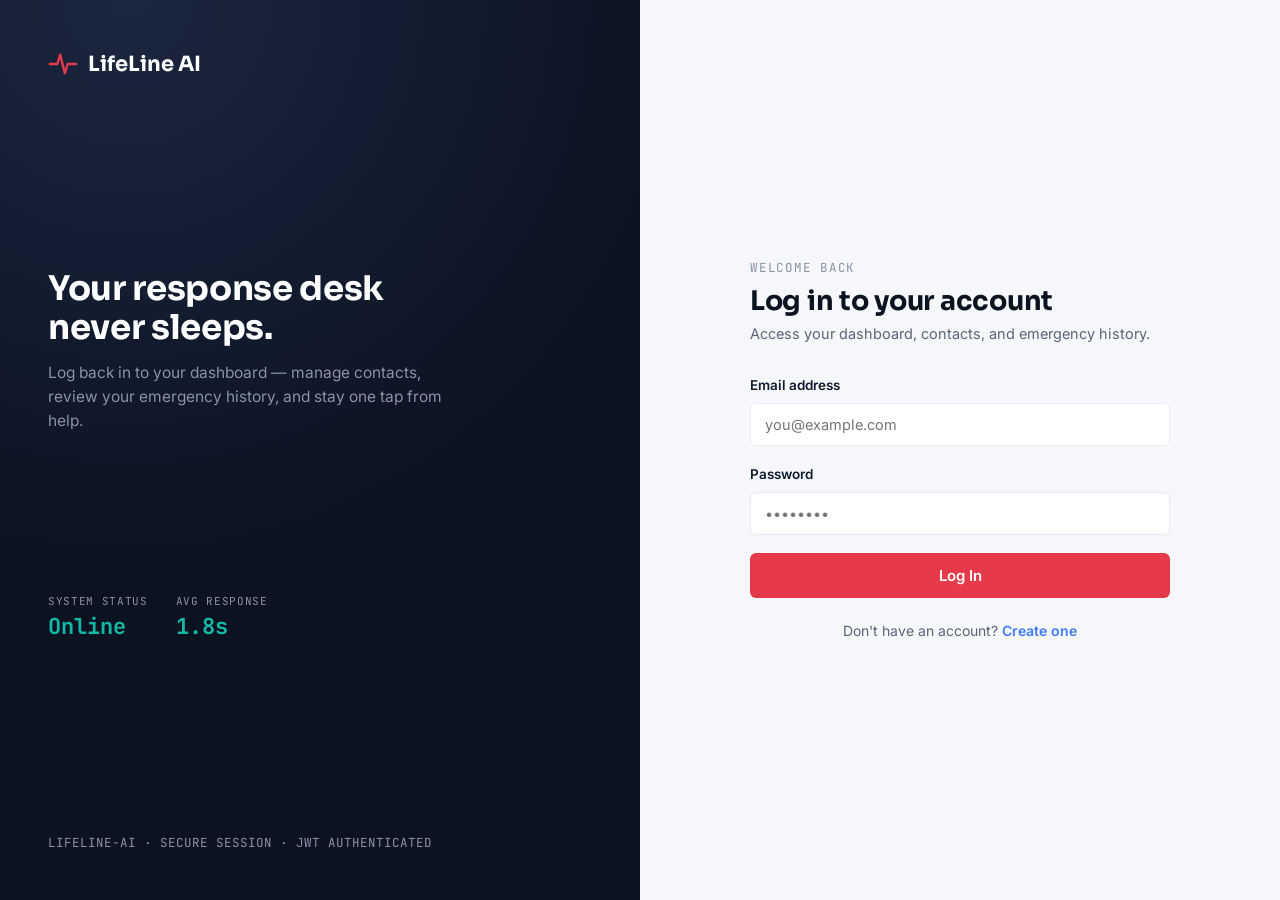
<file: frontend/user_dashboard.html>
<!DOCTYPE html>
<html lang="en">
<head>
<meta charset="UTF-8" />
<meta name="viewport" content="width=device-width, initial-scale=1.0" />
<title>Dashboard — LifeLine AI</title>
<link rel="preconnect" href="https://fonts.googleapis.com">
<link href="https://fonts.googleapis.com/css2?family=Sora:wght@600;700;800&family=Inter:wght@400;500;600;700&family=JetBrains+Mono:wght@400;500;700&display=swap" rel="stylesheet">
<link rel="stylesheet" href="css/style.css" />
<link rel="stylesheet" href="css/dashboard.css" />
<link rel="stylesheet" href="css/fakecall.css" />
</head>
<body>

<div class="dash-shell">

  <!-- Sidebar -->
  <aside class="dash-sidebar">
    <a href="index.html" class="brand">
      <svg class="brand-mark" viewBox="0 0 32 32" xmlns="http://www.w3.org/2000/svg">
        <path class="pulse-line" d="M2 16 H10 L13 6 L18 26 L21 16 H30" fill="none" stroke-width="2.5" stroke-linecap="round" stroke-linejoin="round"/>
      </svg>
      LifeLine AI
    </a>

    <nav class="dash-nav">
      <a href="sos.html" class="dash-nav-item sos-link">
        <svg viewBox="0 0 24 24" fill="none" stroke="currentColor" stroke-width="2"><path d="M12 9v4M12 17h.01"/><path d="M10.29 3.86 1.82 18a2 2 0 0 0 1.71 3h16.94a2 2 0 0 0 1.71-3L13.71 3.86a2 2 0 0 0-3.42 0z"/></svg>
        Raise SOS
      </a>
      <button class="dash-nav-item active" data-panel="overview">
        <svg viewBox="0 0 24 24" fill="none" stroke="currentColor" stroke-width="2"><rect x="3" y="3" width="7" height="9"/><rect x="14" y="3" width="7" height="5"/><rect x="14" y="12" width="7" height="9"/><rect x="3" y="16" width="7" height="5"/></svg>
        Overview
      </button>
      <button class="dash-nav-item" data-panel="contacts">
        <svg viewBox="0 0 24 24" fill="none" stroke="currentColor" stroke-width="2"><path d="M17 21v-2a4 4 0 0 0-4-4H5a4 4 0 0 0-4 4v2"/><circle cx="9" cy="7" r="4"/><path d="M23 21v-2a4 4 0 0 0-3-3.87"/><path d="M16 3.13a4 4 0 0 1 0 7.75"/></svg>
        Emergency Contacts
      </button>
      <button class="dash-nav-item" data-panel="history">
        <svg viewBox="0 0 24 24" fill="none" stroke="currentColor" stroke-width="2"><rect x="3" y="4" width="18" height="18" rx="2"/><path d="M3 10h18"/><path d="M8 2v4M16 2v4"/></svg>
        Emergency History
      </button>
      <button class="dash-nav-item" data-panel="notifications">
        <svg viewBox="0 0 24 24" fill="none" stroke="currentColor" stroke-width="2"><path d="M18 8a6 6 0 0 0-12 0c0 7-3 9-3 9h18s-3-2-3-9"/><path d="M13.73 21a2 2 0 0 1-3.46 0"/></svg>
        Notifications
      </button>
      <button class="dash-nav-item" data-panel="profile">
        <svg viewBox="0 0 24 24" fill="none" stroke="currentColor" stroke-width="2"><circle cx="12" cy="8" r="4"/><path d="M4 21c0-4 4-6 8-6s8 2 8 6"/></svg>
        Profile
      </button>
    </nav>

    <div class="dash-sidebar-footer">
      <div class="dash-user-chip">
        <div class="dash-user-avatar" id="sidebar-avatar">--</div>
        <div>
          <div class="dash-user-name" id="sidebar-name">Loading...</div>
          <div class="dash-user-role" id="sidebar-role">user</div>
        </div>
      </div>
      <button class="dash-logout-btn" id="logout-btn">Log Out</button>
    </div>
  </aside>

  <!-- Main content -->
  <main class="dash-main">

    <!-- OVERVIEW -->
    <section class="dash-panel active" id="panel-overview">
      <div class="dash-topbar">
        <div>
          <h1>Welcome back, <span id="overview-name">there</span></h1>
          <p>Here's the current state of your safety profile.</p>
        </div>
      </div>

      <div class="sos-quick-card">
        <div>
          <h3>In danger right now?</h3>
          <p>One tap shares your live location, gets an AI severity score, and alerts your emergency contacts.</p>
        </div>
        <a href="sos.html" class="btn btn-danger">Raise SOS Now</a>
      </div>

      <div class="stat-cards">
        <div class="stat-card">
          <div class="stat-icon" style="background:var(--accent-blue-dim);color:var(--accent-blue);">
            <svg width="18" height="18" viewBox="0 0 24 24" fill="none" stroke="currentColor" stroke-width="2"><rect x="3" y="4" width="18" height="18" rx="2"/><path d="M3 10h18"/></svg>
          </div>
          <div class="stat-value" id="stat-total">0</div>
          <div class="stat-label">Total Emergencies Raised</div>
        </div>
        <div class="stat-card">
          <div class="stat-icon" style="background:var(--accent-amber-dim);color:#B67614;">
            <svg width="18" height="18" viewBox="0 0 24 24" fill="none" stroke="currentColor" stroke-width="2"><circle cx="12" cy="12" r="9"/><path d="M12 7v5l3 3"/></svg>
          </div>
          <div class="stat-value" id="stat-active">0</div>
          <div class="stat-label">Currently Active</div>
        </div>
        <div class="stat-card">
          <div class="stat-icon" style="background:var(--accent-teal-dim);color:#0A8A7C;">
            <svg width="18" height="18" viewBox="0 0 24 24" fill="none" stroke="currentColor" stroke-width="2"><path d="M17 21v-2a4 4 0 0 0-4-4H5a4 4 0 0 0-4 4v2"/><circle cx="9" cy="7" r="4"/></svg>
          </div>
          <div class="stat-value" id="stat-contacts">0</div>
          <div class="stat-label">Emergency Contacts</div>
        </div>
        <div class="stat-card">
          <div class="stat-icon" style="background:var(--accent-red-dim);color:var(--accent-red);">
            <svg width="18" height="18" viewBox="0 0 24 24" fill="none" stroke="currentColor" stroke-width="2"><path d="M12 2 3 7v6c0 5 4 9 9 9s9-4 9-9V7z"/></svg>
          </div>
          <div class="stat-value" id="stat-last-severity">—</div>
          <div class="stat-label">Last Reported Severity</div>
        </div>
      </div>

      <div class="section-card">
        <div class="section-card-head"><h3>Most Recent Emergency</h3></div>
        <div id="last-emergency-content">
          <div class="empty-state">No emergencies raised yet. Stay safe out there.</div>
        </div>
      </div>
    </section>

    <!-- CONTACTS -->
    <section class="dash-panel" id="panel-contacts">
      <div class="dash-topbar">
        <div>
          <h1>Emergency Contacts</h1>
          <p>These people are notified automatically the moment you raise an SOS.</p>
        </div>
        <button class="btn btn-primary" id="open-add-contact">+ Add Contact</button>
      </div>

      <div class="section-card">
        <table class="data-table" id="contacts-table">
          <thead>
            <tr><th>Name</th><th>Phone</th><th>Relationship</th><th></th></tr>
          </thead>
          <tbody id="contacts-tbody"></tbody>
        </table>
        <div class="empty-state" id="contacts-empty" style="display:none;">
          <svg width="40" height="40" viewBox="0 0 24 24" fill="none" stroke="currentColor" stroke-width="1.5"><path d="M17 21v-2a4 4 0 0 0-4-4H5a4 4 0 0 0-4 4v2"/><circle cx="9" cy="7" r="4"/></svg>
          <p>No emergency contacts yet. Add your first one to get started.</p>
        </div>
      </div>
    </section>

    <!-- HISTORY -->
    <section class="dash-panel" id="panel-history">
      <div class="dash-topbar">
        <div>
          <h1>Emergency History</h1>
          <p>Every alert you've raised, with its AI-assessed severity and status.</p>
        </div>
      </div>
      <div class="section-card">
        <table class="data-table" id="history-table">
          <thead>
            <tr><th>Date</th><th>Type</th><th>Severity</th><th>Status</th></tr>
          </thead>
          <tbody id="history-tbody"></tbody>
        </table>
        <div class="empty-state" id="history-empty" style="display:none;">
          <p>No emergency history yet.</p>
        </div>
      </div>
    </section>

    <!-- NOTIFICATIONS -->
    <section class="dash-panel" id="panel-notifications">
      <div class="dash-topbar">
        <div>
          <h1>Notifications</h1>
          <p>System and simulated-email alerts related to your account.</p>
        </div>
      </div>
      <div class="section-card">
        <div id="notifications-list"></div>
        <div class="empty-state" id="notifications-empty" style="display:none;">
          <p>You're all caught up — no notifications.</p>
        </div>
      </div>
    </section>

    <!-- PROFILE -->
    <section class="dash-panel" id="panel-profile">
      <div class="dash-topbar">
        <div>
          <h1>Your Profile</h1>
          <p>Keep this accurate — it's shown to responders during an emergency.</p>
        </div>
      </div>
      <div class="section-card" style="max-width:520px;">
        <form id="profile-form">
          <div class="field">
            <label for="profile-email">Email address</label>
            <input type="email" id="profile-email" disabled />
            <div class="hint">Email cannot be changed.</div>
          </div>
          <div class="field">
            <label for="profile-full-name">Full name</label>
            <input type="text" id="profile-full-name" required />
          </div>
          <div class="input-row">
            <div class="field">
              <label for="profile-phone">Phone number</label>
              <input type="tel" id="profile-phone" required />
            </div>
            <div class="field">
              <label for="profile-blood-group">Blood group</label>
              <select id="profile-blood-group">
                <option value="">Select</option>
                <option>A+</option><option>A-</option>
                <option>B+</option><option>B-</option>
                <option>AB+</option><option>AB-</option>
                <option>O+</option><option>O-</option>
              </select>
            </div>
          </div>
          <div class="field">
            <label for="profile-address">Home address</label>
            <input type="text" id="profile-address" />
          </div>
          <button type="submit" class="btn btn-primary">Save Changes</button>
        </form>
      </div>
    </section>

  </main>
</div>

<!-- Add/Edit Contact Modal -->
<div class="modal-overlay" id="contact-modal">
  <div class="modal-box">
    <h3 id="contact-modal-title">Add Emergency Contact</h3>
    <form id="contact-form">
      <input type="hidden" id="contact-id" />
      <div class="field">
        <label for="contact-name">Contact name</label>
        <input type="text" id="contact-name" required />
      </div>
      <div class="field">
        <label for="contact-phone">Phone number</label>
        <input type="tel" id="contact-phone" required />
      </div>
      <div class="field">
        <label for="contact-relationship">Relationship</label>
        <input type="text" id="contact-relationship" placeholder="e.g. Mother, Spouse, Friend" />
      </div>
      <div class="modal-actions">
        <button type="button" class="btn btn-outline" id="cancel-contact-modal">Cancel</button>
        <button type="submit" class="btn btn-primary">Save Contact</button>
      </div>
    </form>
  </div>
</div>

<script src="js/config.js"></script>
<script src="js/main.js"></script>
<script src="js/dashboard.js"></script>
<script src="js/fakecall.js"></script>
</body>
</html>
</file>
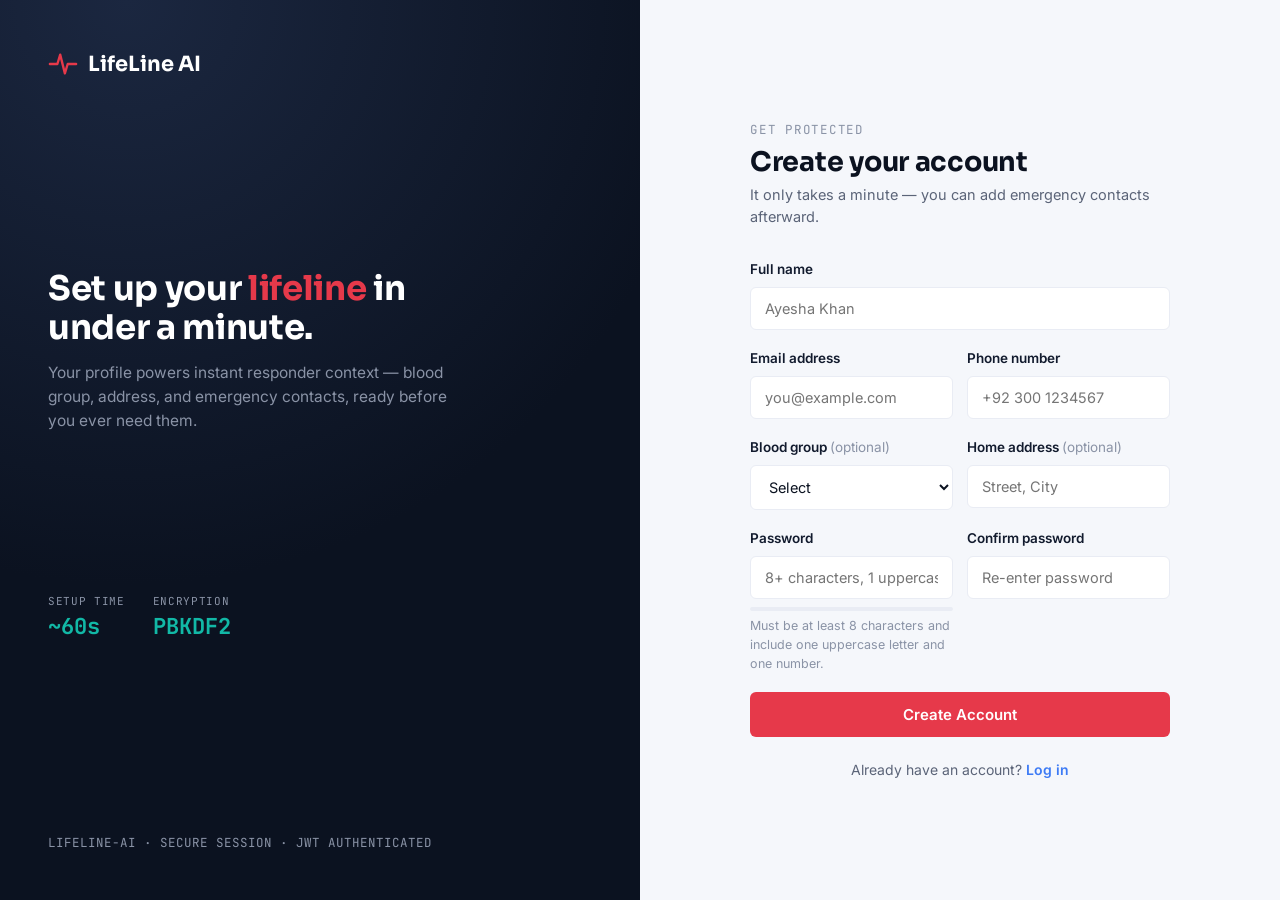
<file: frontend/verify_email.html>
<!DOCTYPE html>
<html lang="en">
<head>
<meta charset="UTF-8" />
<meta name="viewport" content="width=device-width, initial-scale=1.0" />
<title>Verify Your Email — LifeLine AI</title>
<link rel="preconnect" href="https://fonts.googleapis.com">
<link href="https://fonts.googleapis.com/css2?family=Sora:wght@600;700;800&family=Inter:wght@400;500;600;700&family=JetBrains+Mono:wght@400;500;700&display=swap" rel="stylesheet">
<link rel="stylesheet" href="css/style.css" />
<link rel="stylesheet" href="css/auth.css" />
</head>
<body>

<div class="auth-shell">

  <!-- Left: brand panel -->
  <div class="auth-brand-panel">
    <a href="index.html" class="brand">
      <svg class="brand-mark" viewBox="0 0 32 32" xmlns="http://www.w3.org/2000/svg">
        <path class="pulse-line" d="M2 16 H10 L13 6 L18 26 L21 16 H30" fill="none" stroke-width="2.5" stroke-linecap="round" stroke-linejoin="round"/>
      </svg>
      LifeLine AI
    </a>

    <div>
      <div class="auth-brand-copy">
        <h2>One more step to your <span class="highlight">lifeline</span>.</h2>
        <p>We've sent a 6-digit verification code to your email — this confirms it's really you, so responders and contacts can trust every alert you raise.</p>
      </div>

      <svg class="ecg-line" viewBox="0 0 500 60" preserveAspectRatio="none" style="margin-top:36px;">
        <path d="M0,30 L60,30 L70,10 L82,50 L94,30 L160,30 L170,15 L182,45 L194,30 L260,30 L270,5 L282,55 L294,30 L500,30" />
      </svg>

      <div class="auth-vitals">
        <div class="vital">
          <div class="v-label">Code Expires</div>
          <div class="v-value">15 min</div>
        </div>
        <div class="vital">
          <div class="v-label">Verification</div>
          <div class="v-value">Required</div>
        </div>
      </div>
    </div>

    <div class="auth-brand-footer">LIFELINE-AI &middot; SECURE SESSION &middot; JWT AUTHENTICATED</div>
  </div>

  <!-- Right: form panel -->
  <div class="auth-form-panel">
    <div class="auth-form-card">
      <span class="form-eyebrow">Almost there</span>
      <h1>Verify your email</h1>
      <p class="subtitle">Enter the 6-digit code we (simulated) sent to <strong id="verify-email-display">your email</strong>.</p>

      <div class="form-alert" id="form-alert"></div>

      <form id="verify-form" novalidate>
        <div class="field">
          <label for="code">Verification code</label>
          <input type="text" id="code" name="code" placeholder="123456" maxlength="6" inputmode="numeric" pattern="[0-9]*" style="letter-spacing:0.3em;font-size:20px;text-align:center;font-family:var(--font-mono);" required />
          <div class="hint">Check the backend server console/log — the code is printed there for this simulated email.</div>
        </div>
        <button type="submit" class="btn btn-danger btn-block">Verify &amp; Continue</button>
      </form>

      <div class="auth-switch">
        Didn't get a code? <a href="#" id="resend-link">Resend code</a>
      </div>
      <div class="auth-switch">
        <a href="register.html">← Back to registration</a>
      </div>
    </div>
  </div>

</div>

<script src="js/config.js"></script>
<script src="js/main.js"></script>
<script src="js/verify.js"></script>
</body>
</html>
</file>
<file: frontend/css/style.css>
/* =====================================================================
   style.css — LifeLine AI Global Design System
   Design direction: "Emergency Dispatch Console"
   - Deep ink-navy base (trust, institutional, control-room)
   - A single disciplined red, reserved ONLY for SOS/critical states
   - Teal for "safe / resolved", amber for "caution / medium"
   - Signature motif: an ECG / heartbeat line, echoing the name "LifeLine"
   ===================================================================== */

:root {
  /* ---- Color tokens ---- */
  --ink-900: #0B1220;
  --ink-800: #121B2E;
  --ink-700: #1B2740;
  --ink-600: #2A3B5C;
  --paper: #F5F7FB;
  --paper-dim: #E9ECF4;
  --white: #FFFFFF;

  --slate-600: #5B6478;
  --slate-400: #8A93A6;

  --accent-red: #E6394A;
  --accent-red-dim: rgba(230, 57, 74, 0.14);
  --accent-teal: #12B8A6;
  --accent-teal-dim: rgba(18, 184, 166, 0.14);
  --accent-amber: #F5A623;
  --accent-amber-dim: rgba(245, 166, 35, 0.16);
  --accent-blue: #3D7BF5;
  --accent-blue-dim: rgba(61, 123, 245, 0.14);

  /* ---- Type ---- */
  --font-display: 'Sora', 'Segoe UI', sans-serif;
  --font-body: 'Inter', 'Segoe UI', sans-serif;
  --font-mono: 'JetBrains Mono', 'Courier New', monospace;

  /* ---- Layout ---- */
  --radius-sm: 6px;
  --radius-md: 10px;
  --radius-lg: 16px;
  --shadow-card: 0 8px 24px rgba(11, 18, 32, 0.08);
  --shadow-card-lg: 0 16px 48px rgba(11, 18, 32, 0.14);
  --container-max: 1200px;
}

/* ---------------------------------------------------------------------
   Reset & base
   --------------------------------------------------------------------- */
*, *::before, *::after { box-sizing: border-box; }
html { scroll-behavior: smooth; }
body {
  margin: 0;
  font-family: var(--font-body);
  color: var(--ink-900);
  background: var(--paper);
  -webkit-font-smoothing: antialiased;
  line-height: 1.55;
}
h1, h2, h3, h4 {
  font-family: var(--font-display);
  color: var(--ink-900);
  margin: 0 0 0.5em 0;
  line-height: 1.15;
  letter-spacing: -0.01em;
}
p { margin: 0 0 1em 0; color: var(--slate-600); }
a { color: inherit; text-decoration: none; }
img { max-width: 100%; display: block; }
ul { margin: 0; padding: 0; list-style: none; }
button { font-family: inherit; cursor: pointer; }
input, select, textarea { font-family: inherit; }

.container {
  max-width: var(--container-max);
  margin: 0 auto;
  padding: 0 24px;
}

.mono { font-family: var(--font-mono); letter-spacing: 0.02em; }

/* Visible focus states for accessibility */
a:focus-visible, button:focus-visible, input:focus-visible, textarea:focus-visible, select:focus-visible {
  outline: 2px solid var(--accent-blue);
  outline-offset: 2px;
}

@media (prefers-reduced-motion: reduce) {
  *, *::before, *::after {
    animation-duration: 0.001ms !important;
    animation-iteration-count: 1 !important;
    transition-duration: 0.001ms !important;
  }
}

/* ---------------------------------------------------------------------
   Navbar
   --------------------------------------------------------------------- */
.navbar {
  position: sticky;
  top: 0;
  z-index: 100;
  background: rgba(11, 18, 32, 0.96);
  backdrop-filter: blur(8px);
  border-bottom: 1px solid var(--ink-700);
}
.navbar .container {
  display: flex;
  align-items: center;
  justify-content: space-between;
  height: 68px;
}
.brand {
  display: flex;
  align-items: center;
  gap: 10px;
  font-family: var(--font-display);
  font-weight: 700;
  font-size: 19px;
  color: var(--white);
}
.brand-mark {
  width: 30px; height: 30px;
  flex-shrink: 0;
}
.brand-mark path.pulse-line {
  stroke: var(--accent-red);
}
.nav-links { display: flex; align-items: center; gap: 28px; }
.nav-links a {
  color: var(--slate-400);
  font-size: 14.5px;
  font-weight: 500;
  transition: color 0.15s ease;
}
.nav-links a:hover, .nav-links a.active { color: var(--white); }
.nav-cta {
  display: inline-flex;
  align-items: center;
  gap: 8px;
  background: var(--accent-red);
  color: var(--white) !important;
  padding: 9px 18px;
  border-radius: var(--radius-sm);
  font-weight: 600 !important;
  transition: transform 0.15s ease, box-shadow 0.15s ease;
}
.nav-cta:hover { transform: translateY(-1px); box-shadow: 0 6px 18px rgba(230, 57, 74, 0.35); }

/* ---------------------------------------------------------------------
   Buttons
   --------------------------------------------------------------------- */
.btn {
  display: inline-flex;
  align-items: center;
  justify-content: center;
  gap: 8px;
  padding: 13px 26px;
  border-radius: var(--radius-sm);
  border: none;
  font-weight: 600;
  font-size: 15px;
  transition: transform 0.15s ease, box-shadow 0.2s ease, background 0.15s ease;
  white-space: nowrap;
}
.btn:active { transform: translateY(1px); }
.btn-primary { background: var(--ink-900); color: var(--white); }
.btn-primary:hover { background: var(--ink-700); box-shadow: var(--shadow-card); }
.btn-danger { background: var(--accent-red); color: var(--white); }
.btn-danger:hover { box-shadow: 0 10px 24px rgba(230, 57, 74, 0.35); }
.btn-outline { background: transparent; color: var(--ink-900); border: 1.5px solid var(--paper-dim); }
.btn-outline:hover { border-color: var(--ink-900); }
.btn-block { width: 100%; }
.btn:disabled { opacity: 0.55; cursor: not-allowed; transform: none; }

/* ---------------------------------------------------------------------
   Form elements
   --------------------------------------------------------------------- */
.field { margin-bottom: 18px; }
.field label {
  display: block;
  font-size: 13.5px;
  font-weight: 600;
  color: var(--ink-800);
  margin-bottom: 7px;
}
.field .hint { font-size: 12.5px; color: var(--slate-400); margin-top: 5px; }
.field input, .field select, .field textarea {
  width: 100%;
  padding: 12px 14px;
  border: 1.5px solid var(--paper-dim);
  border-radius: var(--radius-sm);
  font-size: 14.5px;
  background: var(--white);
  color: var(--ink-900);
  transition: border-color 0.15s ease, box-shadow 0.15s ease;
}
.field input:focus, .field select:focus, .field textarea:focus {
  border-color: var(--accent-blue);
  box-shadow: 0 0 0 3px var(--accent-blue-dim);
  outline: none;
}
.field.error input { border-color: var(--accent-red); }
.field .error-msg { color: var(--accent-red); font-size: 12.5px; margin-top: 6px; display: none; }
.field.error .error-msg { display: block; }
.input-row { display: flex; gap: 14px; }
.input-row .field { flex: 1; }

/* ---------------------------------------------------------------------
   Cards & badges
   --------------------------------------------------------------------- */
.card {
  background: var(--white);
  border-radius: var(--radius-lg);
  box-shadow: var(--shadow-card);
  padding: 28px;
}
.badge {
  display: inline-flex;
  align-items: center;
  gap: 6px;
  padding: 4px 11px;
  border-radius: 100px;
  font-size: 12px;
  font-weight: 700;
  text-transform: uppercase;
  letter-spacing: 0.04em;
}
.badge-low     { background: var(--accent-teal-dim); color: #0A8A7C; }
.badge-medium  { background: var(--accent-amber-dim); color: #B67614; }
.badge-high    { background: rgba(230,57,74,0.10); color: #C22B3B; }
.badge-critical{ background: var(--accent-red); color: var(--white); }
.badge-status  { background: var(--paper-dim); color: var(--slate-600); }

/* ---------------------------------------------------------------------
   Signature motif: ECG / heartbeat line
   --------------------------------------------------------------------- */
.ecg-line {
  width: 100%;
  height: auto;
  overflow: visible;
}
.ecg-line path {
  fill: none;
  stroke: var(--accent-red);
  stroke-width: 2.5;
  stroke-linecap: round;
  stroke-linejoin: round;
  stroke-dasharray: 1400;
  stroke-dashoffset: 1400;
  animation: draw-ecg 3.2s ease-in-out infinite;
}
@keyframes draw-ecg {
  0%   { stroke-dashoffset: 1400; opacity: 0.35; }
  50%  { stroke-dashoffset: 0;    opacity: 1; }
  100% { stroke-dashoffset: -1400; opacity: 0.35; }
}

/* ---------------------------------------------------------------------
   Toasts
   --------------------------------------------------------------------- */
#toast-container {
  position: fixed;
  top: 84px;
  right: 24px;
  z-index: 1000;
  display: flex;
  flex-direction: column;
  gap: 10px;
}
.toast {
  min-width: 280px;
  max-width: 360px;
  padding: 14px 18px;
  border-radius: var(--radius-md);
  background: var(--ink-900);
  color: var(--white);
  font-size: 14px;
  box-shadow: var(--shadow-card-lg);
  display: flex;
  align-items: flex-start;
  gap: 10px;
  animation: toast-in 0.25s ease;
  border-left: 4px solid var(--accent-blue);
}
.toast.success { border-left-color: var(--accent-teal); }
.toast.error { border-left-color: var(--accent-red); }
.toast.warning { border-left-color: var(--accent-amber); }
@keyframes toast-in {
  from { transform: translateX(30px); opacity: 0; }
  to   { transform: translateX(0); opacity: 1; }
}
.toast.hide { animation: toast-out 0.2s ease forwards; }
@keyframes toast-out {
  to { transform: translateX(30px); opacity: 0; }
}

/* ---------------------------------------------------------------------
   Loading spinner
   --------------------------------------------------------------------- */
.spinner {
  width: 18px; height: 18px;
  border: 2.5px solid rgba(255,255,255,0.35);
  border-top-color: var(--white);
  border-radius: 50%;
  animation: spin 0.7s linear infinite;
  display: inline-block;
}
.spinner.dark { border-color: rgba(11,18,32,0.2); border-top-color: var(--ink-900); }
@keyframes spin { to { transform: rotate(360deg); } }

/* ---------------------------------------------------------------------
   Landing page
   --------------------------------------------------------------------- */
.hero {
  background: radial-gradient(ellipse 120% 100% at 50% 0%, var(--ink-700) 0%, var(--ink-900) 60%);
  color: var(--white);
  padding: 90px 0 70px;
  position: relative;
  overflow: hidden;
}
.hero .container { position: relative; z-index: 2; }
.hero-eyebrow {
  display: inline-flex;
  align-items: center;
  gap: 8px;
  font-family: var(--font-mono);
  font-size: 12.5px;
  color: var(--accent-teal);
  background: var(--accent-teal-dim);
  padding: 6px 14px;
  border-radius: 100px;
  margin-bottom: 22px;
}
.hero-eyebrow .dot {
  width: 7px; height: 7px; border-radius: 50%;
  background: var(--accent-teal);
  animation: pulse-dot 1.6s ease-in-out infinite;
}
@keyframes pulse-dot {
  0%, 100% { opacity: 1; transform: scale(1); }
  50% { opacity: 0.4; transform: scale(0.8); }
}
.hero h1 {
  font-size: clamp(34px, 5vw, 56px);
  color: var(--white);
  max-width: 780px;
}
.hero h1 span { color: var(--accent-red); }
.hero p.lead {
  font-size: 18px;
  color: var(--slate-400);
  max-width: 560px;
  margin-bottom: 32px;
}
.hero-actions { display: flex; gap: 16px; flex-wrap: wrap; }
.hero-ecg-wrap { margin-top: 56px; opacity: 0.9; }

.stats-strip {
  background: var(--ink-800);
  border-top: 1px solid var(--ink-700);
  border-bottom: 1px solid var(--ink-700);
  padding: 30px 0;
}
.stats-strip .container { display: flex; justify-content: space-between; flex-wrap: wrap; gap: 24px; }
.stat { text-align: left; }
.stat .num { font-family: var(--font-mono); font-size: 28px; font-weight: 700; color: var(--white); }
.stat .label { font-size: 13px; color: var(--slate-400); margin-top: 2px; }

.features-section { padding: 90px 0; }
.section-head { max-width: 640px; margin-bottom: 52px; }
.section-eyebrow {
  font-family: var(--font-mono);
  font-size: 12.5px;
  color: var(--accent-red);
  text-transform: uppercase;
  letter-spacing: 0.08em;
  margin-bottom: 10px;
  display: block;
}
.feature-grid {
  display: grid;
  grid-template-columns: repeat(3, 1fr);
  gap: 24px;
}
.feature-card {
  padding: 28px;
  border-radius: var(--radius-lg);
  background: var(--white);
  box-shadow: var(--shadow-card);
  transition: transform 0.2s ease, box-shadow 0.2s ease;
}
.feature-card:hover { transform: translateY(-4px); box-shadow: var(--shadow-card-lg); }
.feature-icon {
  width: 44px; height: 44px;
  border-radius: var(--radius-sm);
  display: flex; align-items: center; justify-content: center;
  margin-bottom: 16px;
  background: var(--accent-blue-dim);
  color: var(--accent-blue);
}
.feature-card h3 { font-size: 17px; margin-bottom: 8px; }
.feature-card p { font-size: 14px; margin: 0; }

.cta-band {
  background: var(--ink-900);
  color: var(--white);
  padding: 70px 0;
  text-align: center;
}
.cta-band h2 { color: var(--white); font-size: 30px; }
.cta-band p { color: var(--slate-400); max-width: 480px; margin: 0 auto 30px; }

.site-footer {
  background: var(--ink-900);
  color: var(--slate-400);
  padding: 32px 0;
  font-size: 13.5px;
  border-top: 1px solid var(--ink-700);
}
.site-footer .container { display: flex; justify-content: space-between; align-items: center; flex-wrap: wrap; gap: 10px; }

/* ---------------------------------------------------------------------
   Trusted-by strip
   --------------------------------------------------------------------- */
.trust-strip {
  background: var(--ink-800);
  border-bottom: 1px solid var(--ink-700);
  padding: 26px 0;
  text-align: center;
}
.trust-label { color: var(--slate-400); font-size: 13px; margin-bottom: 16px; }
.trust-logos { display: flex; flex-wrap: wrap; justify-content: center; gap: 28px; }
.trust-logos span {
  font-family: var(--font-mono);
  font-size: 11.5px;
  color: var(--slate-400);
  letter-spacing: 0.05em;
  opacity: 0.8;
}

/* ---------------------------------------------------------------------
   Audience-segmented solutions grid
   --------------------------------------------------------------------- */
.audience-grid { display: grid; grid-template-columns: repeat(3, 1fr); gap: 24px; }
.audience-card {
  background: var(--ink-900);
  color: var(--white);
  border-radius: var(--radius-lg);
  padding: 32px;
  transition: transform 0.2s ease;
}
.audience-card:hover { transform: translateY(-4px); }
.audience-tag {
  display: inline-block;
  font-family: var(--font-mono);
  font-size: 11.5px;
  text-transform: uppercase;
  letter-spacing: 0.06em;
  color: var(--accent-red);
  background: var(--accent-red-dim);
  padding: 5px 12px;
  border-radius: 100px;
  margin-bottom: 16px;
}
.audience-card h3 { color: var(--white); font-size: 19px; margin-bottom: 10px; }
.audience-card p { color: var(--slate-400); font-size: 14px; margin-bottom: 18px; }
.audience-link { color: var(--accent-teal); font-weight: 600; font-size: 14px; }
.audience-link:hover { text-decoration: underline; }

/* ---------------------------------------------------------------------
   How-it-works pipeline
   --------------------------------------------------------------------- */
.pipeline-row { display: flex; align-items: flex-start; gap: 8px; flex-wrap: wrap; justify-content: space-between; }
.pipeline-step { flex: 1; min-width: 150px; }
.pipeline-num {
  font-family: var(--font-mono);
  font-size: 13px;
  color: var(--accent-red);
  font-weight: 700;
  margin-bottom: 10px;
}
.pipeline-step h4 { font-size: 16px; margin-bottom: 6px; }
.pipeline-step p { font-size: 13.5px; margin: 0; }
.pipeline-arrow { color: var(--slate-400); font-size: 20px; padding-top: 30px; flex-shrink: 0; }

/* ---------------------------------------------------------------------
   Rich multi-column footer
   --------------------------------------------------------------------- */
.site-footer-rich { background: var(--ink-900); color: var(--slate-400); padding: 60px 0 28px; }
.footer-grid { display: grid; grid-template-columns: 1.6fr 1fr 1fr 1fr; gap: 32px; margin-bottom: 40px; }
.footer-brand-col p { color: var(--slate-400); font-size: 13.5px; margin-top: 14px; max-width: 280px; }
.footer-col h5 { color: var(--white); font-size: 13px; text-transform: uppercase; letter-spacing: 0.05em; margin-bottom: 16px; }
.footer-col a, .footer-col span { display: block; color: var(--slate-400); font-size: 14px; margin-bottom: 10px; }
.footer-col a:hover { color: var(--white); }
.footer-bottom {
  display: flex; justify-content: space-between; align-items: center; flex-wrap: wrap; gap: 10px;
  padding-top: 24px; border-top: 1px solid var(--ink-700); font-size: 13px;
}

@media (max-width: 900px) {
  .audience-grid { grid-template-columns: 1fr; }
  .pipeline-row { flex-direction: column; }
  .pipeline-arrow { display: none; }
  .footer-grid { grid-template-columns: 1fr 1fr; }
}
@media (max-width: 560px) {
  .footer-grid { grid-template-columns: 1fr; }
}

/* ---------------------------------------------------------------------
   Responsive
   --------------------------------------------------------------------- */
@media (max-width: 900px) {
  .feature-grid { grid-template-columns: repeat(2, 1fr); }
  .stats-strip .container { justify-content: flex-start; gap: 32px; }
}
@media (max-width: 640px) {
  .nav-links { display: none; }
  .feature-grid { grid-template-columns: 1fr; }
  .hero { padding: 60px 0 44px; }
  .input-row { flex-direction: column; gap: 0; }
}
</file>
<file: frontend/css/dashboard.css>
/* =====================================================================
   dashboard.css — User & Admin dashboard shared layout
   Sidebar (dark, console-style) + light content area
   ===================================================================== */

.dash-shell {
  display: grid;
  grid-template-columns: 260px 1fr;
  min-height: 100vh;
}

/* ---- Sidebar ---- */
.dash-sidebar {
  background: var(--ink-900);
  color: var(--white);
  padding: 26px 18px;
  display: flex;
  flex-direction: column;
  position: sticky;
  top: 0;
  height: 100vh;
}
.dash-sidebar .brand { padding: 0 10px 26px; font-size: 18px; }
.dash-nav { flex: 1; display: flex; flex-direction: column; gap: 4px; }
.dash-nav-item {
  display: flex;
  align-items: center;
  gap: 12px;
  padding: 11px 14px;
  border-radius: var(--radius-sm);
  color: var(--slate-400);
  font-size: 14.5px;
  font-weight: 500;
  cursor: pointer;
  transition: background 0.15s ease, color 0.15s ease;
  border: none;
  background: transparent;
  width: 100%;
  text-align: left;
}
.dash-nav-item svg { width: 18px; height: 18px; flex-shrink: 0; }
.dash-nav-item:hover { background: var(--ink-800); color: var(--white); }
.dash-nav-item.active { background: var(--ink-700); color: var(--white); }
.dash-nav-item.sos-link { background: var(--accent-red); color: var(--white); margin-bottom: 14px; font-weight: 700; }
.dash-nav-item.sos-link:hover { background: #d12b3c; }

.dash-sidebar-footer {
  border-top: 1px solid var(--ink-700);
  padding-top: 16px;
  margin-top: 12px;
}
.dash-user-chip { display: flex; align-items: center; gap: 10px; padding: 8px 10px; }
.dash-user-avatar {
  width: 36px; height: 36px;
  border-radius: 50%;
  background: var(--ink-700);
  display: flex; align-items: center; justify-content: center;
  font-weight: 700; font-size: 14px;
  color: var(--accent-teal);
  flex-shrink: 0;
}
.dash-user-name { font-size: 13.5px; font-weight: 600; color: var(--white); }
.dash-user-role { font-size: 11.5px; color: var(--slate-400); text-transform: capitalize; }
.dash-logout-btn {
  width: 100%; margin-top: 10px;
  background: transparent; border: 1px solid var(--ink-700);
  color: var(--slate-400); padding: 9px; border-radius: var(--radius-sm);
  font-size: 13px; transition: all 0.15s ease;
}
.dash-logout-btn:hover { color: var(--white); border-color: var(--slate-400); }

/* ---- Main content ---- */
.dash-main { padding: 32px 40px; max-width: 1100px; }
.dash-topbar { display: flex; justify-content: space-between; align-items: flex-start; margin-bottom: 28px; flex-wrap: wrap; gap: 12px;}
.dash-topbar h1 { font-size: 24px; margin-bottom: 4px; }
.dash-topbar p { margin: 0; font-size: 14px; }

.dash-panel { display: none; }
.dash-panel.active { display: block; animation: panel-in 0.25s ease; }
@keyframes panel-in { from { opacity: 0; transform: translateY(6px); } to { opacity: 1; transform: translateY(0); } }

/* ---- Stat cards ---- */
.stat-cards { display: grid; grid-template-columns: repeat(4, 1fr); gap: 18px; margin-bottom: 32px; }
.stat-card { background: var(--white); border-radius: var(--radius-lg); box-shadow: var(--shadow-card); padding: 22px; }
.stat-card .stat-icon {
  width: 38px; height: 38px; border-radius: var(--radius-sm);
  display: flex; align-items: center; justify-content: center; margin-bottom: 14px;
}
.stat-card .stat-value { font-family: var(--font-mono); font-size: 26px; font-weight: 700; color: var(--ink-900); }
.stat-card .stat-label { font-size: 13px; color: var(--slate-400); margin-top: 2px; }

/* ---- SOS quick card ---- */
.sos-quick-card {
  background: radial-gradient(ellipse 120% 140% at 20% 0%, var(--ink-700), var(--ink-900));
  border-radius: var(--radius-lg);
  padding: 30px;
  color: var(--white);
  display: flex;
  align-items: center;
  justify-content: space-between;
  gap: 24px;
  margin-bottom: 32px;
  flex-wrap: wrap;
}
.sos-quick-card h3 { color: var(--white); font-size: 19px; margin-bottom: 6px; }
.sos-quick-card p { color: var(--slate-400); margin: 0; max-width: 380px; font-size: 14px; }

/* ---- Section card wrapper ---- */
.section-card { background: var(--white); border-radius: var(--radius-lg); box-shadow: var(--shadow-card); padding: 26px; margin-bottom: 24px; }
.section-card-head { display: flex; justify-content: space-between; align-items: center; margin-bottom: 20px; }
.section-card-head h3 { font-size: 16.5px; margin: 0; }

/* ---- Tables ---- */
.data-table { width: 100%; border-collapse: collapse; font-size: 14px; }
.data-table th {
  text-align: left; font-size: 12px; text-transform: uppercase; letter-spacing: 0.04em;
  color: var(--slate-400); padding: 10px 12px; border-bottom: 1.5px solid var(--paper-dim);
}
.data-table td { padding: 13px 12px; border-bottom: 1px solid var(--paper-dim); color: var(--ink-800); vertical-align: middle; }
.data-table tr:last-child td { border-bottom: none; }
.data-table .row-actions { display: flex; gap: 8px; }
.icon-btn {
  width: 30px; height: 30px; border-radius: var(--radius-sm);
  display: flex; align-items: center; justify-content: center;
  border: 1px solid var(--paper-dim); background: var(--white); color: var(--slate-600);
  transition: all 0.15s ease;
}
.icon-btn:hover { border-color: var(--ink-900); color: var(--ink-900); }
.icon-btn.danger:hover { border-color: var(--accent-red); color: var(--accent-red); }

.empty-state { text-align: center; padding: 46px 20px; color: var(--slate-400); }
.empty-state svg { margin: 0 auto 14px; opacity: 0.5; }

/* ---- Modal ---- */
.modal-overlay {
  position: fixed; inset: 0; background: rgba(11,18,32,0.55);
  display: none; align-items: center; justify-content: center; z-index: 200; padding: 20px;
}
.modal-overlay.show { display: flex; }
.modal-box { background: var(--white); border-radius: var(--radius-lg); padding: 28px; width: 100%; max-width: 440px; box-shadow: var(--shadow-card-lg); }
.modal-box h3 { margin-bottom: 18px; }
.modal-actions { display: flex; gap: 12px; margin-top: 6px; }
.modal-actions .btn { flex: 1; }

/* ---- Responsive ---- */
@media (max-width: 980px) {
  .stat-cards { grid-template-columns: repeat(2, 1fr); }
}
@media (max-width: 800px) {
  .dash-shell { grid-template-columns: 1fr; }
  .dash-sidebar { position: static; height: auto; flex-direction: row; overflow-x: auto; align-items: center; }
  .dash-sidebar .brand { padding: 0 14px 0 0; }
  .dash-nav { flex-direction: row; }
  .dash-sidebar-footer { display: none; }
  .dash-main { padding: 24px 20px; }
}
@media (max-width: 560px) {
  .stat-cards { grid-template-columns: 1fr 1fr; }
  .input-row { flex-direction: column; }
}
</file>
<file: frontend/css/auth.css>
/* =====================================================================
   auth.css — Login / Register split-screen layout
   Left: dark "dispatch console" brand panel with ECG motif
   Right: light form panel
   ===================================================================== */

.auth-shell {
  min-height: 100vh;
  display: grid;
  grid-template-columns: 1fr 1fr;
}

/* ---- Left brand panel ---- */
.auth-brand-panel {
  background: radial-gradient(ellipse 140% 100% at 20% 0%, var(--ink-700) 0%, var(--ink-900) 65%);
  color: var(--white);
  padding: 48px;
  display: flex;
  flex-direction: column;
  justify-content: space-between;
  position: relative;
}
.auth-brand-panel .brand { font-size: 21px; }
.auth-brand-copy { max-width: 420px; }
.auth-brand-copy h2 {
  color: var(--white);
  font-size: clamp(26px, 3vw, 34px);
  margin-bottom: 14px;
}
.auth-brand-copy p { color: var(--slate-400); font-size: 15.5px; }
.auth-brand-copy .highlight { color: var(--accent-red); }

.auth-vitals {
  display: flex;
  gap: 28px;
  margin-top: 36px;
}
.auth-vitals .vital {
  font-family: var(--font-mono);
}
.auth-vitals .vital .v-label {
  font-size: 11px;
  color: var(--slate-400);
  text-transform: uppercase;
  letter-spacing: 0.06em;
}
.auth-vitals .vital .v-value {
  font-size: 22px;
  color: var(--accent-teal);
  font-weight: 700;
}

.auth-brand-footer {
  font-size: 12.5px;
  color: var(--slate-400);
  font-family: var(--font-mono);
}

/* ---- Right form panel ---- */
.auth-form-panel {
  background: var(--paper);
  display: flex;
  align-items: center;
  justify-content: center;
  padding: 40px 24px;
}
.auth-form-card {
  width: 100%;
  max-width: 420px;
}
.auth-form-card .form-eyebrow {
  font-family: var(--font-mono);
  font-size: 12.5px;
  color: var(--slate-400);
  text-transform: uppercase;
  letter-spacing: 0.06em;
  margin-bottom: 8px;
  display: block;
}
.auth-form-card h1 { font-size: 27px; margin-bottom: 6px; }
.auth-form-card > p.subtitle { margin-bottom: 30px; font-size: 14.5px; }

.auth-switch {
  text-align: center;
  margin-top: 22px;
  font-size: 14px;
  color: var(--slate-600);
}
.auth-switch a { color: var(--accent-blue); font-weight: 600; }

.form-alert {
  display: none;
  align-items: flex-start;
  gap: 10px;
  padding: 12px 14px;
  border-radius: var(--radius-sm);
  background: rgba(230, 57, 74, 0.08);
  color: #C22B3B;
  font-size: 13.5px;
  margin-bottom: 20px;
  border-left: 3px solid var(--accent-red);
}
.form-alert.show { display: flex; }

.password-strength {
  height: 4px;
  border-radius: 2px;
  background: var(--paper-dim);
  margin-top: 8px;
  overflow: hidden;
}
.password-strength-bar {
  height: 100%;
  width: 0%;
  border-radius: 2px;
  transition: width 0.2s ease, background 0.2s ease;
  background: var(--accent-red);
}

/* ---- Responsive ---- */
@media (max-width: 880px) {
  .auth-shell { grid-template-columns: 1fr; }
  .auth-brand-panel { display: none; }
}
</file>
<file: frontend/css/sos.css>
/* =====================================================================
   sos.css — SOS trigger screen
   ===================================================================== */

.sos-page {
  min-height: 100vh;
  background: radial-gradient(ellipse 140% 100% at 50% 0%, var(--ink-700) 0%, var(--ink-900) 60%);
  color: var(--white);
  display: flex;
  flex-direction: column;
}

.sos-topbar {
  display: flex;
  align-items: center;
  justify-content: space-between;
  padding: 20px 28px;
}
.sos-topbar .back-link {
  display: inline-flex;
  align-items: center;
  gap: 8px;
  color: var(--slate-400);
  font-size: 14px;
  font-weight: 500;
}
.sos-topbar .back-link:hover { color: var(--white); }

.sos-center {
  flex: 1;
  display: flex;
  flex-direction: column;
  align-items: center;
  justify-content: center;
  padding: 20px 20px 60px;
}

/* ---- Pre-trigger form ---- */
#sos-setup { width: 100%; max-width: 480px; text-align: center; }
#sos-setup h1 { color: var(--white); font-size: 26px; margin-bottom: 8px; }
#sos-setup p.sub { color: var(--slate-400); margin-bottom: 28px; }

.type-chip-row {
  display: flex;
  gap: 10px;
  justify-content: center;
  flex-wrap: wrap;
  margin-bottom: 22px;
}
.type-chip {
  padding: 9px 16px;
  border-radius: 100px;
  border: 1.5px solid var(--ink-600);
  background: transparent;
  color: var(--slate-400);
  font-size: 13.5px;
  font-weight: 600;
  transition: all 0.15s ease;
}
.type-chip.selected { background: var(--white); color: var(--ink-900); border-color: var(--white); }

#sos-description {
  width: 100%;
  min-height: 70px;
  padding: 14px 16px;
  border-radius: var(--radius-md);
  border: 1.5px solid var(--ink-600);
  background: var(--ink-800);
  color: var(--white);
  font-size: 14.5px;
  resize: vertical;
  margin-bottom: 30px;
  font-family: var(--font-body);
}
#sos-description::placeholder { color: var(--slate-400); }
#sos-description:focus { outline: none; border-color: var(--accent-red); }

/* ---- The button itself ---- */
.sos-button-wrap { position: relative; width: 220px; height: 220px; margin: 0 auto; }
.sos-ripple {
  position: absolute; inset: 0;
  border-radius: 50%;
  border: 2px solid var(--accent-red);
  opacity: 0;
  animation: ripple 2.2s ease-out infinite;
}
.sos-ripple.r2 { animation-delay: 0.7s; }
.sos-ripple.r3 { animation-delay: 1.4s; }
@keyframes ripple {
  0% { transform: scale(0.8); opacity: 0.6; }
  100% { transform: scale(1.5); opacity: 0; }
}
#sos-button {
  position: absolute; inset: 0;
  border-radius: 50%;
  background: var(--accent-red);
  border: none;
  color: var(--white);
  font-family: var(--font-display);
  font-weight: 800;
  font-size: 22px;
  letter-spacing: 0.03em;
  display: flex;
  flex-direction: column;
  align-items: center;
  justify-content: center;
  gap: 6px;
  box-shadow: 0 0 0 8px rgba(230,57,74,0.12), 0 20px 60px rgba(230,57,74,0.4);
  transition: transform 0.15s ease;
}
#sos-button:hover { transform: scale(1.03); }
#sos-button:active { transform: scale(0.97); }
#sos-button:disabled { opacity: 0.7; }
#sos-button .sos-sub { font-size: 12px; font-weight: 500; opacity: 0.85; }

.gps-status {
  margin-top: 26px;
  font-family: var(--font-mono);
  font-size: 12.5px;
  color: var(--slate-400);
  display: flex;
  align-items: center;
  justify-content: center;
  gap: 8px;
}
.gps-dot { width: 7px; height: 7px; border-radius: 50%; background: var(--accent-teal); }
.gps-dot.pending { background: var(--accent-amber); animation: pulse-dot 1.2s ease-in-out infinite; }
.gps-dot.error { background: var(--accent-red); }

/* ---- Results view ---- */
#sos-result { display: none; width: 100%; max-width: 720px; }
#sos-result.show { display: block; animation: panel-in 0.3s ease; }

.result-header { text-align: center; margin-bottom: 28px; }
.result-header .status-icon {
  width: 64px; height: 64px; border-radius: 50%;
  background: var(--accent-teal-dim);
  display: flex; align-items: center; justify-content: center;
  margin: 0 auto 16px;
  color: var(--accent-teal);
}
.result-header h2 { color: var(--white); font-size: 24px; margin-bottom: 6px; }
.result-header p { color: var(--slate-400); margin: 0; }

.result-badges { display: flex; gap: 10px; justify-content: center; margin: 18px 0 28px; flex-wrap: wrap; }

.fake-alert-notice {
  display: none;
  align-items: center;
  gap: 10px;
  background: rgba(245, 166, 35, 0.12);
  border-left: 3px solid var(--accent-amber);
  color: #F5C77E;
  padding: 12px 16px;
  border-radius: var(--radius-sm);
  font-size: 13.5px;
  margin-bottom: 24px;
}
.fake-alert-notice.show { display: flex; }

.facility-cards { display: grid; grid-template-columns: 1fr 1fr; gap: 16px; margin-bottom: 24px; }
.facility-card {
  background: var(--ink-800);
  border: 1px solid var(--ink-600);
  border-radius: var(--radius-lg);
  padding: 20px;
}
.facility-card .f-label {
  font-family: var(--font-mono);
  font-size: 11.5px;
  text-transform: uppercase;
  letter-spacing: 0.06em;
  color: var(--slate-400);
  margin-bottom: 8px;
}
.facility-card .f-name { font-weight: 700; font-size: 16px; margin-bottom: 4px; color: var(--white); }
.facility-card .f-distance { font-family: var(--font-mono); color: var(--accent-teal); font-size: 13px; margin-bottom: 14px; }
.facility-card .f-actions { display: flex; gap: 8px; }
.facility-card .f-actions a, .facility-card .f-actions button {
  flex: 1; text-align: center; padding: 9px; border-radius: var(--radius-sm);
  font-size: 13px; font-weight: 600; border: none; font-family: inherit; cursor: pointer;
}
.facility-card .f-actions .call-btn { background: var(--ink-700); color: var(--white); }
.facility-card .f-actions .directions-btn { background: var(--white); color: var(--ink-900); }

#sos-map { width: 100%; height: 320px; border-radius: var(--radius-lg); overflow: hidden; margin-bottom: 24px; background: var(--ink-800); }
.map-fallback {
  height: 100%; display: flex; flex-direction: column; align-items: center; justify-content: center;
  color: var(--slate-400); font-size: 13.5px; gap: 10px; padding: 20px; text-align: center;
}

.first-aid-box {
  display: none;
  background: var(--ink-800);
  border: 1px solid var(--ink-600);
  border-left: 3px solid var(--accent-teal);
  border-radius: var(--radius-lg);
  padding: 22px;
  margin-bottom: 24px;
}
.first-aid-box.show { display: block; }
.first-aid-header {
  display: flex; align-items: center; gap: 10px;
  color: var(--accent-teal); font-weight: 700; font-size: 15px; margin-bottom: 14px;
}
.first-aid-steps { margin: 0 0 14px 0; padding-left: 22px; color: var(--white); }
.first-aid-steps li { margin-bottom: 8px; font-size: 14px; line-height: 1.5; }
.first-aid-disclaimer {
  font-size: 12px; color: var(--slate-400); font-style: italic;
  border-top: 1px solid var(--ink-600); padding-top: 12px;
}

.result-actions { display: flex; gap: 12px; justify-content: center; }

@media (max-width: 640px) {
  .facility-cards { grid-template-columns: 1fr; }
  .sos-button-wrap { width: 180px; height: 180px; }
}
</file>
<file: frontend/css/fakecall.css>
/* =====================================================================
   fakecall.css — Fake Incoming Call safety feature
   A believable full-screen "incoming call" overlay a user can trigger
   discreetly to exit an uncomfortable/unsafe situation.
   ===================================================================== */

.fakecall-trigger {
  position: fixed;
  bottom: 24px;
  right: 24px;
  z-index: 500;
  background: var(--ink-900);
  color: var(--white);
  border: 1px solid var(--ink-700);
  padding: 12px 18px;
  border-radius: 100px;
  font-size: 13px;
  font-weight: 600;
  display: flex;
  align-items: center;
  gap: 8px;
  box-shadow: var(--shadow-card-lg);
  transition: transform 0.15s ease;
}
.fakecall-trigger:hover { transform: translateY(-2px); }

.fakecall-picker-overlay {
  position: fixed; inset: 0; background: rgba(11,18,32,0.6);
  display: none; align-items: flex-end; justify-content: center; z-index: 600; padding: 20px;
}
.fakecall-picker-overlay.show { display: flex; }
.fakecall-picker-box {
  background: var(--white); border-radius: var(--radius-lg) var(--radius-lg) 0 0;
  padding: 24px; width: 100%; max-width: 420px; box-shadow: var(--shadow-card-lg);
  animation: sheet-up 0.25s ease;
}
@keyframes sheet-up { from { transform: translateY(30px); opacity: 0; } to { transform: translateY(0); opacity: 1; } }
.fakecall-picker-box h3 { margin-bottom: 6px; }
.fakecall-picker-box p { font-size: 13.5px; margin-bottom: 18px; }
.fakecall-option-list { display: flex; flex-direction: column; gap: 8px; margin-bottom: 14px; }
.fakecall-option {
  display: flex; align-items: center; gap: 12px;
  padding: 12px 14px; border-radius: var(--radius-md);
  border: 1.5px solid var(--paper-dim); background: var(--white);
  font-size: 14.5px; font-weight: 600; text-align: left;
}
.fakecall-option:hover { border-color: var(--ink-900); }
.fakecall-option .avatar-dot {
  width: 34px; height: 34px; border-radius: 50%;
  background: var(--ink-700); color: var(--white);
  display: flex; align-items: center; justify-content: center; font-size: 13px; flex-shrink: 0;
}
.fakecall-delay-row { display: flex; align-items: center; gap: 10px; font-size: 13px; color: var(--slate-600); margin-bottom: 14px; }
.fakecall-delay-row select { padding: 6px 10px; border-radius: var(--radius-sm); border: 1.5px solid var(--paper-dim); }

/* ---- The actual fake call overlay ---- */
.fakecall-overlay {
  position: fixed; inset: 0; z-index: 9999;
  background: linear-gradient(180deg, #1B2740 0%, #0B1220 100%);
  display: none; flex-direction: column; align-items: center; justify-content: space-between;
  color: #fff; padding: 60px 24px 50px; text-align: center;
}
.fakecall-overlay.show { display: flex; }

.fakecall-status { font-size: 14px; color: var(--slate-400); margin-top: 10px; }
.fakecall-avatar {
  width: 130px; height: 130px; border-radius: 50%;
  background: var(--ink-700);
  display: flex; align-items: center; justify-content: center;
  font-size: 42px; font-weight: 700; color: var(--accent-teal);
  margin: 30px 0 20px;
  animation: fakecall-pulse 1.6s ease-in-out infinite;
}
@keyframes fakecall-pulse {
  0%, 100% { box-shadow: 0 0 0 0 rgba(18,184,166,0.4); }
  50% { box-shadow: 0 0 0 18px rgba(18,184,166,0); }
}
.fakecall-name { font-family: var(--font-display); font-size: 26px; font-weight: 700; }
.fakecall-sub { color: var(--slate-400); font-size: 14px; margin-top: 6px; }

.fakecall-timer { font-family: var(--font-mono); font-size: 16px; color: var(--accent-teal); margin-top: 14px; }

.fakecall-actions { display: flex; gap: 60px; margin-bottom: 10px; }
.fakecall-btn {
  width: 64px; height: 64px; border-radius: 50%; border: none;
  display: flex; align-items: center; justify-content: center;
  box-shadow: var(--shadow-card-lg);
}
.fakecall-btn.decline { background: var(--accent-red); }
.fakecall-btn.answer { background: var(--accent-teal); }
.fakecall-btn.end { background: var(--accent-red); }
.fakecall-actions-label { display: flex; gap: 60px; margin-top: 8px; font-size: 12.5px; color: var(--slate-400); }
.fakecall-actions-label span { width: 64px; text-align: center; }

@media (max-width: 480px) {
  .fakecall-trigger span.label-text { display: none; }
}
</file>
